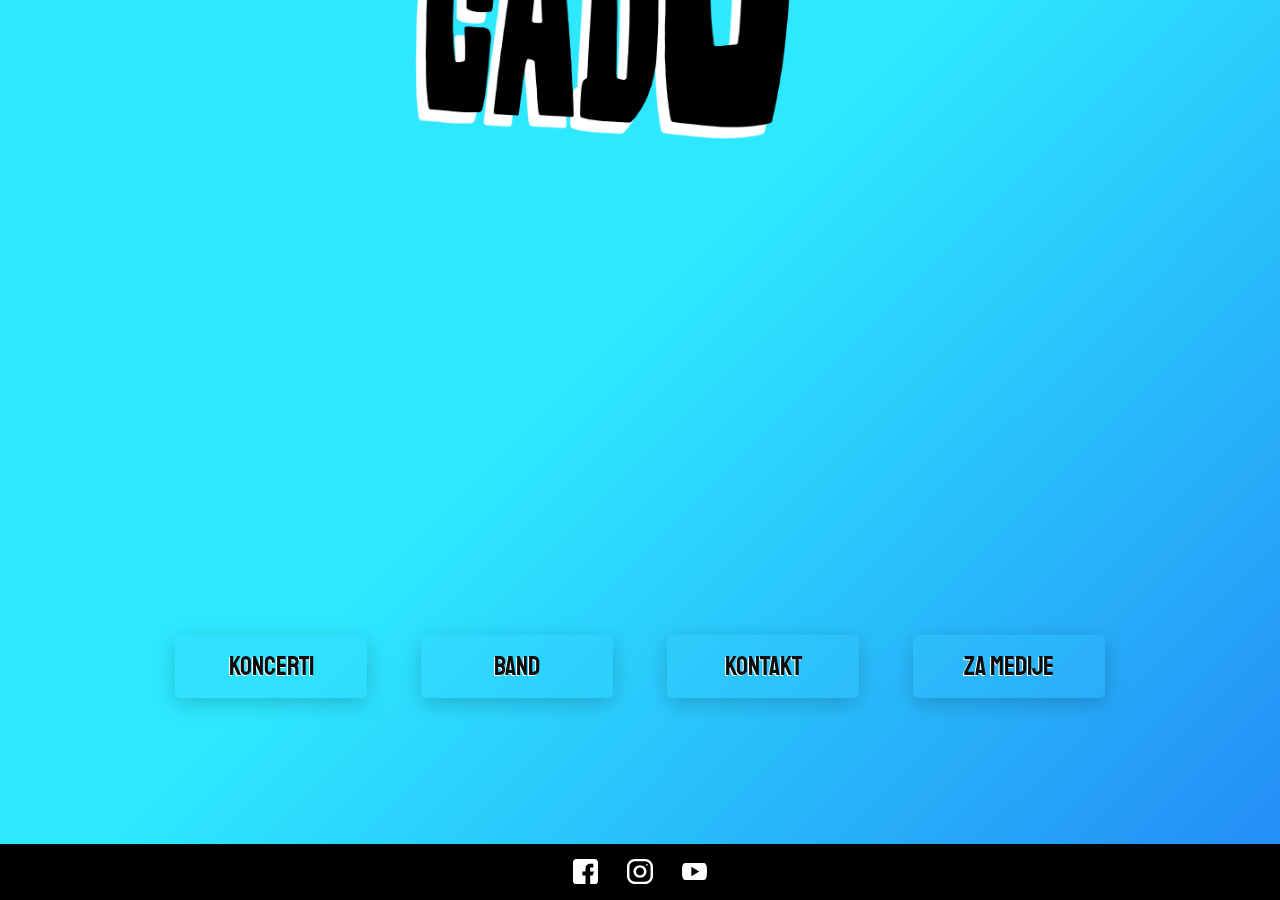
<file: index.html>
<!DOCTYPE html>
<html lang="eng">
<head>
<meta charset="UTF-8">
<meta name="viewport" content="width=device-width, initial-scale=1.0">
<meta http-equiv="X-UA-Compatible" content="ie=edge">
<link rel="stylesheet" href="main.css">
<title>Groovocado</title>
  </head>
  <body>
	<div id="myNav" class="overlay">

  <div class="overlay-content">
    <nav>
      <ul class='meni'>
        <li><a href="events.html" class='meni-gumb'>Koncerti</a></li>
        <li><a href="band.html" class='meni-gumb'>Band</a></li>
        <li><a href="contact.html" class='meni-gumb'>Kontakt</a></li>
        <li><a href="media.html" class='meni-gumb'>Za medije</a></li>
      </ul>
    </nav>
  </div>
</div>

<script>
function openNav() {
  document.getElementById("myNav").style.height = "100%";
}

function closeNav() {
  document.getElementById("myNav").style.height = "0%";
}
</script>
     <main>

	 <div>
		<span style="font-size:30px;cursor:pointer" onclick="openNav()"> <img class='img-main-logo1' style="width:50vh;heighft:auto;" src="images/groovocado-logotip-belaSenca-transp.png"></span>
	</div>


    </main>

    <script>

    (function() {
        var menu = document.querySelector('ul'),
            menulink = document.querySelector('img');

        menulink.addEventListener('mouseover', function(e) {
            menu.classList.toggle('active');
              e.preventDefault();

        });
    })();
    </script>
  </body>
  <footer>

      <ul class='noga-item-box'>
        <li><a href="https://www.facebook.com/groovocado/"><img style="display: inline; margin: 0;" class="noga-slike" src="images/facebook.svg"></a></li>
        <li><a href="https://www.instagram.com/groovocado/"><img style="display: inline; margin: 0;" class="noga-slike" src="images/instagram.svg"></a></li>
        <li><a href="https://www.youtube.com/channel/UC5nTzsBsCWtVDfwRfUtardw"><img style="display: inline; margin: 0;" class="noga-slike" src="images/youtube.svg"></a></li>
      </ul>
    </div>

  </footer>
</html>
</file>
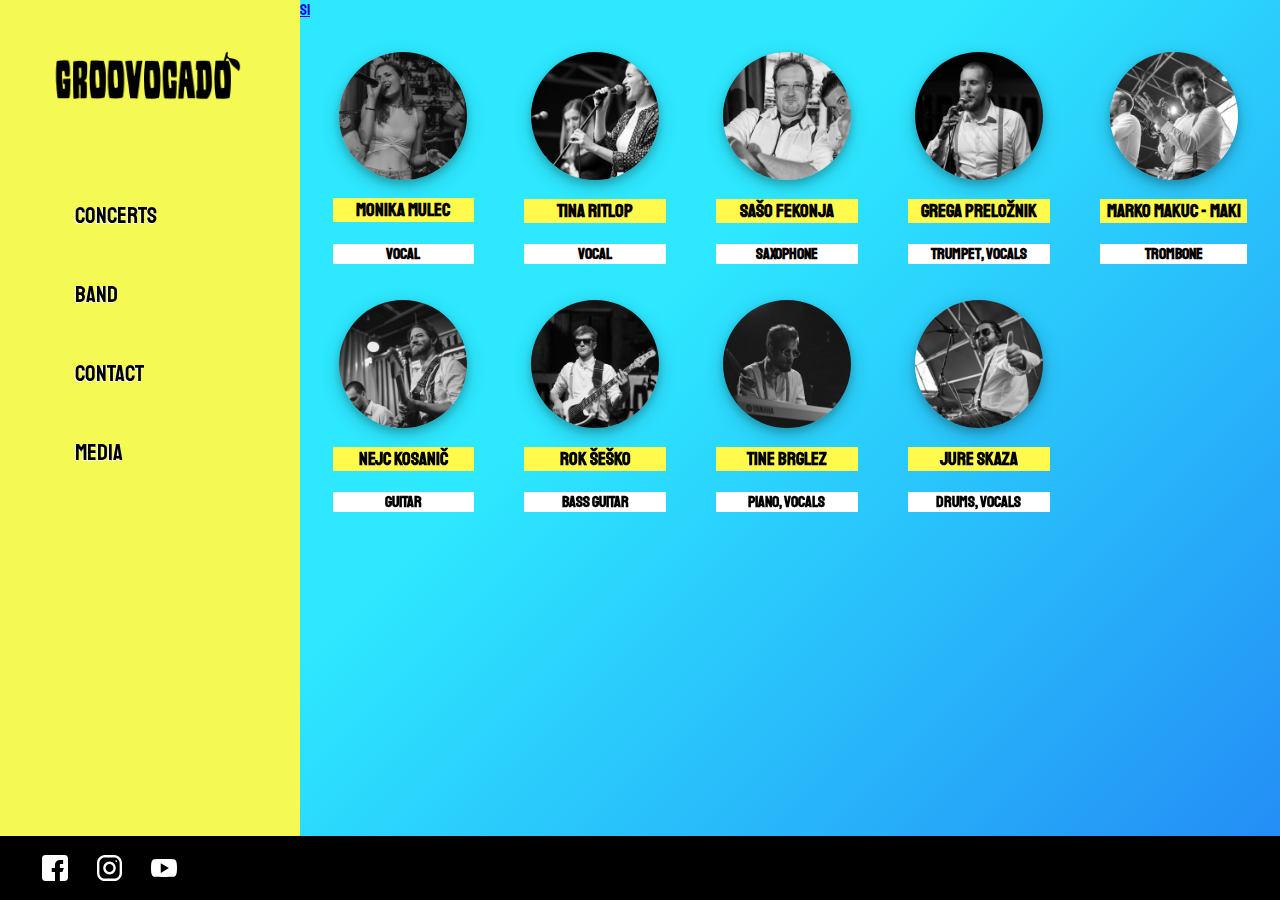
<file: band-eng.html>
<!DOCTYPE html>
<html lang="eng">
  <head>
    <meta charset="UTF-8">
    <meta name="viewport" content="width=device-width, initial-scale=1.0">
    <meta http-equiv="X-UA-Compatible" content="ie=edge">
    <link rel="stylesheet" href="bandlookmain.css">
    <title>Groovocado</title>
  </head>
  <body>

    <aside>
      <figure>
        <div id="avatar"></div>
        <figcaption>Groovocado</figcaption>
      </figure>
      <img src="images/Groovocado-Logo-Avokado-Crnl.png" class='img-menu'>
	  <img src="images/Groovocado-Logotip-Horizontalen-Bel.png" class='img-menu-web'>
      <nav>
        <ul class='meni'>
          <li><a href="events-eng.html" class='meni-gumb'>Concerts</a></li>
          <li><a href="band-eng.html" class='meni-gumb'>Band</a></li>
          <li><a href="contact-eng.html" class='meni-gumb'>Contact</a></li>
          <li><a href="media-eng.html" class='meni-gumb'>Media</a></li>
        </ul>
      </nav>
    </aside>
    <main>
      <div>
        <a href="band.html" class='lang'>SI</a>
      </div>
      <div>
        <img class='img-main-logo'  src="images/Groovocado-Logotip-Vertikalen-Crn.png">
      </div>
      <div class='band-description'>

      <div class="fotka-clana">
            <img src="images/photo-monika.jpg"  class='photo'>
            <h3>Monika Mulec</h3>
            <h4>Vocal</h4>
      		<div class="container">
      <h2>Monika Mulec</h2>
      <h5>Vocal</h5>
      <p>Through a rebelious teenage rock phase, she has come to agree, that the best music, is party music. Now, she even likes ABBA!</p>
      </div>
      	</div>

      <div class="fotka-clana">
              <img src="images/photo-tina.jpg"  class='photo'>
              <h3>Tina Ritlop</h3>
              <h4>Vocal</h4>
        		<div class="container">
              <h2>Tina Ritlop</h2>
        	  <h5>Vocal</h5>
        	  <p>When the band is gathered 'round, all it needs is a suburban soprane! By listening to wolves and owls she learned how to...moan? </p>
        </div>
    	</div>

      <div class="fotka-clana">
            <img src="images/photo-saso.jpg"  class='photo'>
            <h3>Sašo Fekonja</h3>
            <h4>Saxophone</h4>
      		<div class="container">
            <h2>Sašo Fekonja</h2>
      	  <h5>Saxophone</h5>
      	  <p>Trying to find gold with a metal detector, he has stumbled upon something much, much greater! </p>
         </div>
      	</div>

      <div class="fotka-clana">
            <img src="images/photo-gregor.jpg"  class='photo'>
              <h3>Grega Preložnik</h3>
              <h4>Trumpet, vocals</h4>
      		<div class="container">
            <h2>Grega Preložnik</h2>
      	  <h5>Trumpet, vocals</h5>
      	  <p></p>
      </div>
      	</div>

      <div class="fotka-clana">
            <img src="images/photo-maki.jpg"  class='photo'>
            <h3>Marko Makuc - Maki</h3>
              <h4>Trombone</h4>
      		<div class="container">
            <h2>Marko Makuc - Maki</h2>
      	  <h5>Trombone</h5>
      	  <p>When born, he was not much more than a little fluffy hairball. But when he discovered the magic of playing trumpet, the magic got lost, fell into a mid-life crises, and bought a Porsche.</p>
           </div>
      	</div>

	<div class="fotka-clana">
      <img src="images/photo-nejc.jpg"  class='photo'>
      <h3>Nejc Kosanič</h3>
      <h4>Guitar</h4>
		<div class="container">
<h2>Nejc Kosanič</h2>
<h5>Guitar</h5>
		 <p>62. Jesus incarnation. After something went wrong with the 60th and 61st, Nejc has become the representative of a modern kind of a Jesus. A funky guitar playing Jesus.</p>
       </div>
	</div>
	<div class="fotka-clana">
      <img src="images/photo-rok.jpg"  class='photo'>
      <h3>Rok Šeško</h3>
      <h4>Bass guitar</h4>
		<div class="container">
<h2>Rok Šeško</h2>
<h5>Bass guitar</h5>
<p>Rok has been born with one purpose and one purpose only: to save the world! But he soon gave up on that idea and picked up a bass guitar. The world remains as it is, but if you listen very closely on a quiet summer night, you can hear the groove comming from everywhere around you.</p>
</div>
	</div>

<div class="fotka-clana">
      <img src="images/photo-tine.jpg"  class='photo'>
      <h3>Tine Brglez</h3>
      <h4>Piano, vocals</h4>
		<div class="container">
            <h2>Tine Berglez</h2>
			<h5>Piano, vocals</h5>
			<p>He is not keen on promoting himself as a Yamaha user. Neither is Yamaha.
</p>

</div>
	</div>

<div class="fotka-clana">
      <img src="images/photo-jure.jpg"  class='photo'>
      <h3>Jure Skaza</h3>
      <h4>Drums, vocals</h4>
		<div class="container">
      <h2>Jure Skaza</h2>
	  <h5>Drums, vocals</h5>
	  <p>Practicaly made of laughter! In his genome he carries a special kind of gene, a PHOTO-gen. Many manequins and womanequins envy him. </p>
      </div>
</div>
	</div>

    </main>

    <script>

    (function() {
        var menu = document.querySelector('ul'),
            menulink = document.querySelector('img');

        menulink.addEventListener('click', function(e) {
            menu.classList.toggle('active');
            e.preventDefault();

        });
    })();
    </script>
  </body>
  <footer>
    <div id="noga">
      <ul class='noga-item-box'>
        <li><a href="https://www.facebook.com/groovocado/"><img style="display: inline; margin: 0;" class="noga-slike" src="images/facebook.svg"></a></li>
        <li><a href="https://www.instagram.com/groovocado/"><img style="display: inline; margin: 0;" class="noga-slike" src="images/instagram.svg"></a></li>
        <li><a href="https://www.youtube.com/channel/UC5nTzsBsCWtVDfwRfUtardw"><img style="display: inline; margin: 0;" class="noga-slike" src="images/youtube.svg"></a></li>
      </ul>
    </div>
  </footer>
</html>
</file>
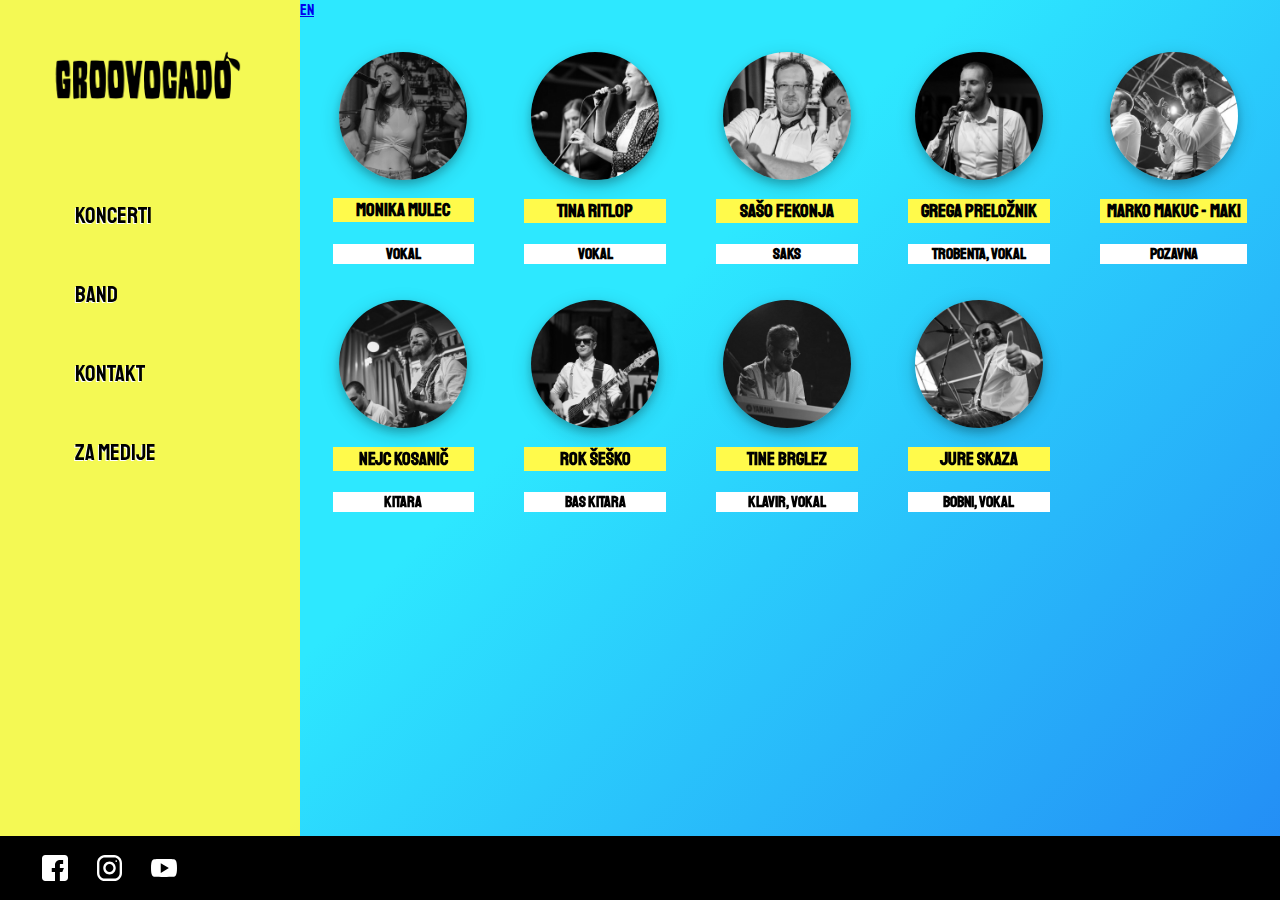
<file: band.html>
<!DOCTYPE html>
<html lang="eng">
  <head>
    <meta charset="UTF-8">
    <meta name="viewport" content="width=device-width, initial-scale=1.0">
    <meta http-equiv="X-UA-Compatible" content="ie=edge">
    <link rel="stylesheet" href="bandlookmain.css">
    <title>Groovocado</title>
  </head>
  <body>

    <aside>
      <figure>
        <div id="avatar"></div>
        <figcaption>Groovocado</figcaption>
      </figure>
      <img src="images/Groovocado-Logo-Avokado-Crnl.png" class='img-menu'>
	  <img src="images/Groovocado-Logotip-Horizontalen-Bel.png" class='img-menu-web'>
      <nav>
        <ul class='meni'>
          <li><a href="events.html" class='meni-gumb'>Koncerti</a></li>
          <li><a href="band.html" class='meni-gumb'>Band</a></li>
          <li><a href="contact.html" class='meni-gumb'>Kontakt</a></li>
          <li><a href="media.html" class='meni-gumb'>Za medije</a></li>
        </ul>
      </nav>
    </aside>
    <main>
      <div>
        <a href="band-eng.html" class='lang'>EN</a>
      </div>
      <div>
        <img class='img-main-logo'  src="images/Groovocado-Logotip-Vertikalen-Crn.png">
      </div>
      <div class='band-description'>

      <div class="fotka-clana">
            <img src="images/photo-monika.jpg"  class='photo'>
            <h3>Monika Mulec</h3>
            <h4>Vokal</h4>
      		<div class="container">
      <h2>Monika Mulec</h2>
      <h5>Vokal</h5>
      <p>Skozi uporniško fazo najstniškega rockovstva je prišla do zaključka, da je edina prava muzika, party muzika. Zdaj obožuje tudi ABBO.</p>
      </div>
      	</div>

      <div class="fotka-clana">
              <img src="images/photo-tina.jpg"  class='photo'>
              <h3>Tina Ritlop</h3>
              <h4>Vokal</h4>
        		<div class="container">
              <h2>Tina Ritlop</h2>
        	  <h5>Vokal</h5>
        	  <p>ko ves band je že zbran, potrebuje le še Hočki sopran. Ob tuljenju volkov in skovikanju sov se je Tina naučila, kako narediti dober šov! </p>
        </div>
    	</div>

      <div class="fotka-clana">
            <img src="images/photo-saso.jpg"  class='photo'>
            <h3>Sašo Fekonja</h3>
            <h4>Saks</h4>
      		<div class="container">
            <h2>Sašo Fekonja</h2>
      	  <h5>Saks.</h5>
      	  <p>Z detektorjem kovin je iskal po Dupleku, da bi našel zlato. Zlata žal ni našel, je pa našel nekaj zelo blizu! </p>
         </div>
      	</div>

      <div class="fotka-clana">
            <img src="images/photo-gregor.jpg"  class='photo'>
              <h3>Grega Preložnik</h3>
              <h4>Trobenta, vokal</h4>
      		<div class="container">
            <h2>Grega Preložnik</h2>
      	  <h5>Truba, vokal</h5>
      	  <p>malo trobi, malo poje. Včasih jazz, včasih prav.</p>
      </div>
      	</div>

      <div class="fotka-clana">
            <img src="images/photo-maki.jpg"  class='photo'>
            <h3>Marko Makuc - Maki</h3>
              <h4>Pozavna</h4>
      		<div class="container">
            <h2>Marko Makuc - Maki</h2>
      	  <h5>Pozavna</h5>
      	  <p>Na začetku je bil le kepica brade in frizure. Ko je odkril čare pozavne, so čari pozavne padli v krizo identitete in kupili poršeja.</p>
           </div>
      	</div>

	<div class="fotka-clana">
      <img src="images/photo-nejc.jpg"  class='photo'>
      <h3>Nejc Kosanič</h3>
      <h4>Kitara</h4>
		<div class="container">
<h2>Nejc Kosanič</h2>
<h5>Kitara</h5>
		 <p>62. reinkarnacija Jezusa. Potem ko je z 60. in 61. reinkarnacijo šlo močno narobe, je Nejc predstavnik nove, moderne dobe Jezusovih reinkarnacij.</p>
       </div>
	</div>
	<div class="fotka-clana">
      <img src="images/photo-rok.jpg"  class='photo'>
      <h3>Rok Šeško</h3>
      <h4>Bas kitara</h4>
		<div class="container">
<h2>Rok Šeško</h2>
<h5>Bas kitara</h5>
<p>Podobno kot Superman je prišel na svet da bi ga rešil ali vsaj naredil boljšega. Kmalu je obupal in začel igrat bas kitaro. Svet je ostal tak kot je. </p>
</div>
	</div>

<div class="fotka-clana">
      <img src="images/photo-tine.jpg"  class='photo'>
      <h3>Tine Brglez</h3>
      <h4>Klavir, vokal</h4>
		<div class="container">
            <h2>Tine Berglez</h2>
			<h5>Kak sn doer, ne. Klavir.</h5>
			<p>Ne hvali se s tem, da koristi glasbila Yamaha. S tem se ne hvali niti Yamaha.
</p>

</div>
	</div>

<div class="fotka-clana">
      <img src="images/photo-jure.jpg"  class='photo'>
      <h3>Jure Skaza</h3>
      <h4>Bobni, vokal</h4>
		<div class="container">
      <h2>Jure Skaza</h2>
	  <h5>Dobni, vokal</h5>
	  <p>Nastal je iz smeha. V svojem genu ima poseben gen, »fotoGEN«, kar lahko opazite na neštetih slikah. Zavidajo mu tako manekenke kot tudi womanekenke.</p>
      </div>
</div>
	</div>

    </main>

    <script>

    (function() {
        var menu = document.querySelector('ul'),
            menulink = document.querySelector('img');

        menulink.addEventListener('click', function(e) {
            menu.classList.toggle('active');
            e.preventDefault();

        });
    })();
    </script>
  </body>
  <footer>
    <div id="noga">
      <ul class='noga-item-box'>
        <li><a href="https://www.facebook.com/groovocado/"><img style="display: inline; margin: 0;" class="noga-slike" src="images/facebook.svg"></a></li>
        <li><a href="https://www.instagram.com/groovocado/"><img style="display: inline; margin: 0;" class="noga-slike" src="images/instagram.svg"></a></li>
        <li><a href="https://www.youtube.com/channel/UC5nTzsBsCWtVDfwRfUtardw"><img style="display: inline; margin: 0;" class="noga-slike" src="images/youtube.svg"></a></li>
      </ul>
    </div>
  </footer>
</html>
</file>
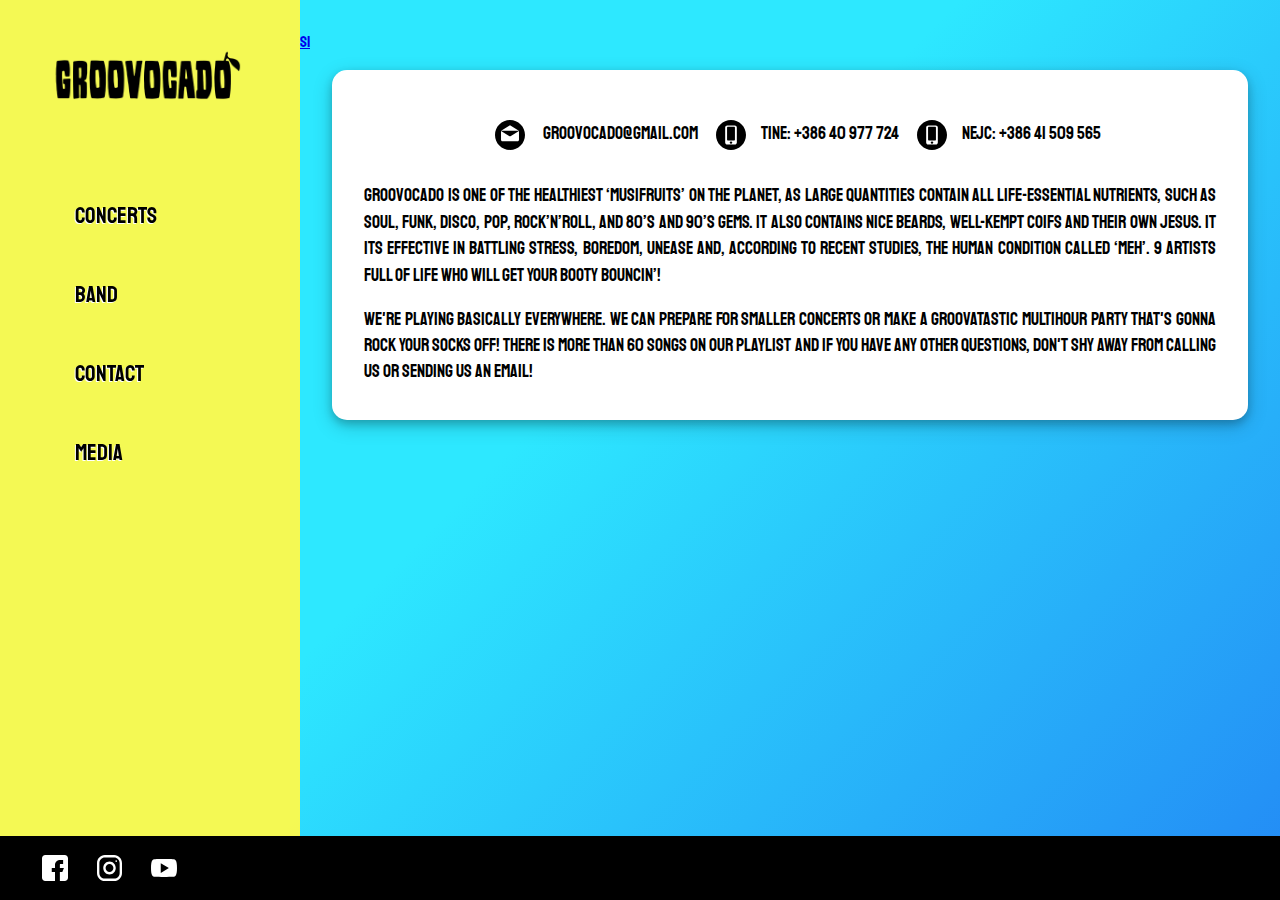
<file: contact-eng.html>
<!DOCTYPE html>
<html lang="eng">
  <head>
    <meta charset="UTF-8">
    <meta name="viewport" content="width=device-width, initial-scale=1.0">
    <meta http-equiv="X-UA-Compatible" content="ie=edge">
    <link rel="stylesheet" href="contactlook.css">
    <title>Groovocado/Kontakt</title>
  </head>
  <body>

    <aside>
      <figure>
        <div id="avatar"></div>
        <figcaption>Groovocado</figcaption>
      </figure>
      <img src="images/Groovocado-Logo-Avokado-Crnl.png" class='img-menu'>
	  <img src="images/Groovocado-Logotip-Horizontalen-Bel.png" class='img-menu-web'>

      <nav>
        <ul class='meni'>
          <li><a href="events-eng.html" class='meni-gumb'>Concerts</a></li>
          <li><a href="band-eng.html" class='meni-gumb'>Band</a></li>
          <li><a href="contact-eng.html" class='meni-gumb'>Contact</a></li>
          <li><a href="media-eng.html" class='meni-gumb'>Media</a></li>
        </ul>
      </nav>
    </aside>
    <main>
      <div>
        <a href="contact.html" class='lang'>SI</a>
      </div>
      <div>
        <img class='img-main-logo' style="width:50vh;heighft:auto;" src="images/Groovocado-Logotip-Vertikalen-Crn.png">
      </div>

      <div class='kontakt'>
        <p class='opis' style='text-align: center'> <img src="images/email.svg" style="width:30px;height:auto;margin:15px;vertical-align: middle; "> groovocado@gmail.com
        <img src="images/smartphone.svg" style="width:30px;height:auto;margin:15px;vertical-align: middle; ">Tine: +386 40 977 724
        <img src="images/smartphone.svg" style="width:30px;height:auto;margin:15px;vertical-align: middle; ">Nejc: +386 41 509 565</p>
        <p style='text-align: justify'>Groovocado is one of the healthiest ‘musifruits’ on the planet, as large quantities contain all life-essential nutrients, such as soul, funk, disco, pop, rock’n’roll, and 80’s and 90’s gems. It also contains nice beards, well-kempt coifs and their own Jesus. It its effective in battling stress, boredom, unease and, according to recent studies, the human condition called ‘meh’. 9 artists full of life who will get your booty bouncin’! </p>
        <p class='opis-konec' style='text-align: justify'>We're playing basically everywhere. We can prepare for smaller concerts or make a groovatastic multihour party that's gonna rock your socks off! There is more than 60 songs on our playlist and if you have any other questions, don't shy away from calling us or sending us an email! </p>
      </div>
    </main>

    <script>

    (function() {
        var menu = document.querySelector('ul'),
            menulink = document.querySelector('img');

        menulink.addEventListener('click', function(e) {
            menu.classList.toggle('active');
            e.preventDefault();

        });
    })();
    </script>
  </body>
  <footer>
    <div id="noga">
      <ul class='noga-item-box'>
        <li><a href="https://www.facebook.com/groovocado/"><img style="display: inline; margin: 0;" class="noga-slike" src="images/facebook.svg"></a></li>
        <li><a href="https://www.instagram.com/groovocado/"><img style="display: inline; margin: 0;" class="noga-slike" src="images/instagram.svg"></a></li>
        <li><a href="https://www.youtube.com/channel/UC5nTzsBsCWtVDfwRfUtardw"><img style="display: inline; margin: 0;" class="noga-slike" src="images/youtube.svg"></a></li>
      </ul>
    </div>
  </footer>
</html>
</file>
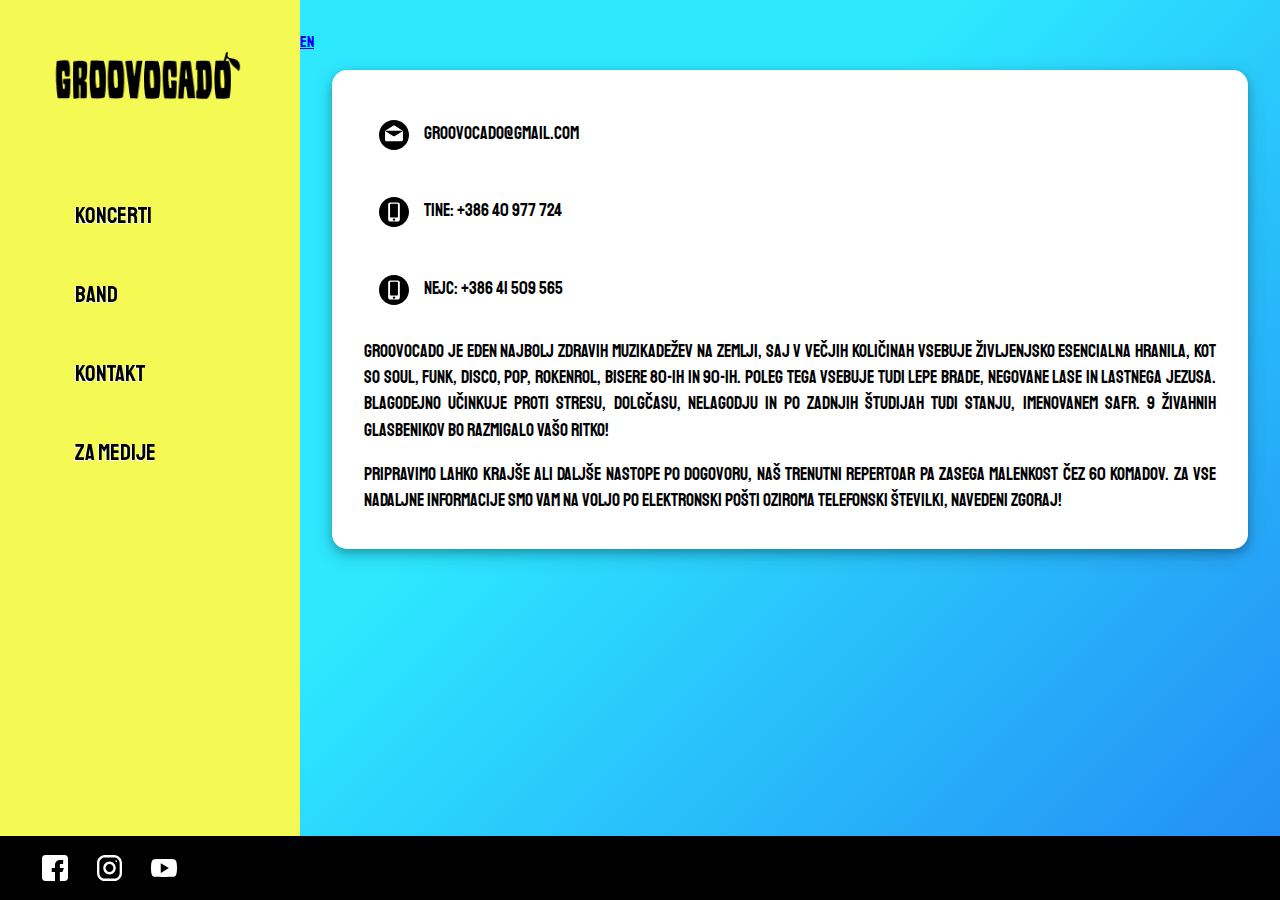
<file: contact.html>
<!DOCTYPE html>
<html lang="eng">
  <head>
    <meta charset="UTF-8">
    <meta name="viewport" content="width=device-width, initial-scale=1.0">
    <meta http-equiv="X-UA-Compatible" content="ie=edge">
    <link rel="stylesheet" href="contactlook.css">
    <title>Groovocado/Kontakt</title>
  </head>
  <body>

    <aside>
      <figure>
        <div id="avatar"></div>
        <figcaption>Groovocado</figcaption>
      </figure>
      <img src="images/Groovocado-Logo-Avokado-Crnl.png" class='img-menu'>
	  <img src="images/Groovocado-Logotip-Horizontalen-Bel.png" class='img-menu-web'>

      <nav>
        <ul class='meni'>
          <li><a href="events.html" class='meni-gumb'>Koncerti</a></li>
          <li><a href="band.html" class='meni-gumb'>Band</a></li>
          <li><a href="contact.html" class='meni-gumb'>Kontakt</a></li>
          <li><a href="media.html" class='meni-gumb'>Za medije</a></li>
        </ul>
      </nav>
    </aside>
    <main>
      <div>
        <a href="contact-eng.html" class='lang'>EN</a>
      </div>
      <div>
        <img class='img-main-logo' style="width:50vh;heighft:auto;" src="images/Groovocado-Logotip-Vertikalen-Crn.png">
      </div>

      <div class='kontakt'>
        <p class='opis' style='text-align: left'> <img src="images/email.svg" style="width:30px;height:auto;margin:15px;vertical-align: middle;text-align: center ">groovocado@gmail.com</p>
        <p style='text-align: left'><img src="images/smartphone.svg" style="width:30px;height:auto;margin:15px;vertical-align: middle;   ">Tine: +386 40 977 724</p>
        <p style='text-align: left'><img src="images/smartphone.svg" style="width:30px;height:auto;margin:15px;vertical-align: middle;">Nejc: +386 41 509 565</p>
        <p style='text-align: justify'>Groovocado je eden najbolj zdravih muzikadežev na Zemlji, saj v večjih količinah vsebuje življenjsko esencialna hranila, kot so soul, funk, disco, pop, rokenrol, bisere 80-ih in 90-ih. Poleg tega vsebuje tudi lepe brade, negovane lase in lastnega Jezusa. Blagodejno učinkuje proti stresu, dolgčasu, nelagodju in po zadnjih študijah tudi stanju, imenovanem safr. 9 živahnih glasbenikov bo razmigalo vašo ritko!</p>
        <p class='opis-konec' style='text-align: justify'>Pripravimo lahko krajše ali daljše nastope po dogovoru, naš trenutni repertoar pa zasega malenkost čez 60 komadov. Za vse nadaljne informacije smo vam na voljo po elektronski pošti oziroma telefonski številki, navedeni zgoraj!</p>
      </div>
    </main>

    <script>

    (function() {
        var menu = document.querySelector('ul'),
            menulink = document.querySelector('img');

        menulink.addEventListener('click', function(e) {
            menu.classList.toggle('active');
            e.preventDefault();

        });
    })();
    </script>
  </body>
  <footer>
    <div id="noga">
      <ul class='noga-item-box'>
        <li><a href="https://www.facebook.com/groovocado/"><img style="display: inline; margin: 0;" class="noga-slike" src="images/facebook.svg"></a></li>
        <li><a href="https://www.instagram.com/groovocado/"><img style="display: inline; margin: 0;" class="noga-slike" src="images/instagram.svg"></a></li>
        <li><a href="https://www.youtube.com/channel/UC5nTzsBsCWtVDfwRfUtardw"><img style="display: inline; margin: 0;" class="noga-slike" src="images/youtube.svg"></a></li>
      </ul>
    </div>
  </footer>
</html>
</file>
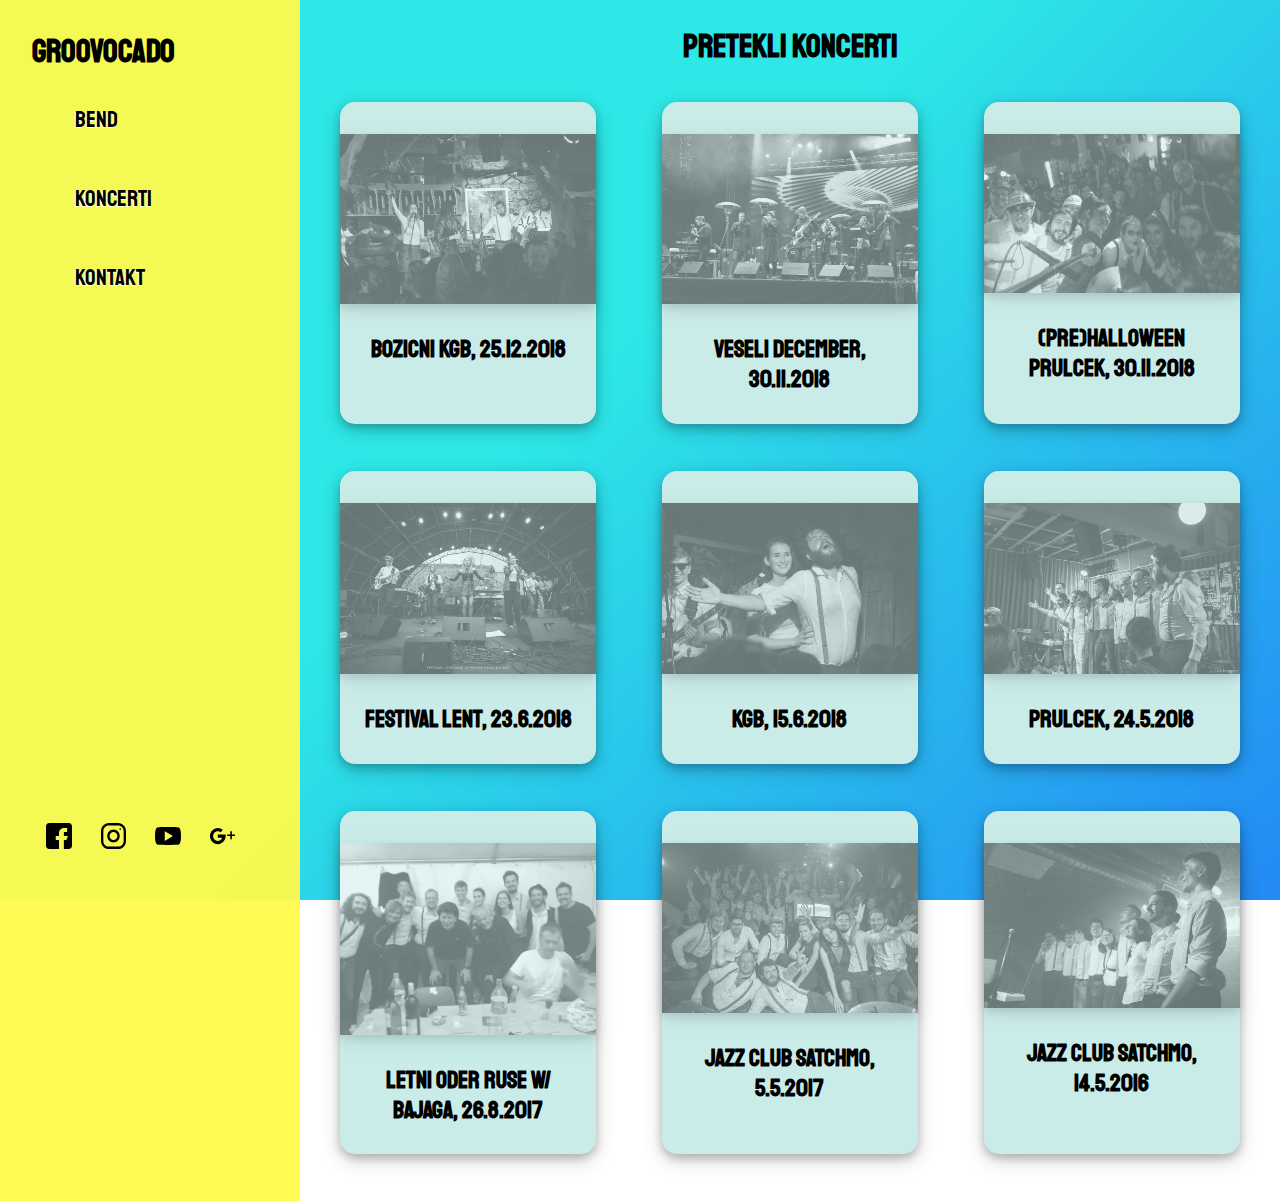
<file: cv.html>
<!DOCTYPE html>
<html lang="eng">
  <head>
    <meta charset="UTF-8">
    <meta name="viewport" content="width=device-width, initial-scale=1.0">
    <meta http-equiv="X-UA-Compatible" content="ie=edge">
    <link rel="stylesheet" href="cvlook.css">
    <title>Groovocado/Odigrano</title>
  </head>
  <body>
    <aside>
      <figure>
        <div id="avatar"></div>
        <figcaption>Groovocado</figcaption>
      </figure>
      <img src="images/menu.svg" class='img-menu'>
      <nav>
        <ul class='meni'>
          <li><a href="band.html" class='meni-gumb'>Bend</a></li>
          <li><a href="events.html" class='meni-gumb'>Koncerti</a></li>
          <li><a href="contact.html" class='meni-gumb'>Kontakt</a></li>
        </ul>
      </nav>
    </aside>
    <main>
      <div>
        <img class='img-main-logo' style="width:50vh;heighft:auto;" src="images/Groovocado-Logotip-Vertikalen-Crn.png">
      </div>
      <h1>Pretekli koncerti</h1>
	  <div class='photo-grid'>
<div class="event-photo">
		<a href="https://www.facebook.com/groovocado/photos/a.266575633690573/756756181339180/">
      	<img src="images/groovocado_kgb18_2.jpg" style="width:20vw;height:auto;" class='photo'>
		</a>
		<div class="container">
			<h2>BOZICNI KGB, 25.12.2018</h2>
        	</div>
	 </div>


<div class="event-photo">
		<a href="https://www.facebook.com/groovocado/photos/a.266575633690573/756756181339180/">
      	<img src="images/groovocado_veselidecember18.jpg" style="width:20vw;height:auto;" class='photo'>
		</a>
		<div class="container">
			<h2>VESELI DECEMBER, 30.11.2018</h2>
        	</div>
	 </div>

<div class="event-photo">
		<a href="https://www.facebook.com/groovocado/photos/gm.707853986256132/738594339822031/">
      	<img src="images/groovocado_prulcek18_2.jpg" style="width:20vw;height:auto;" class='photo'>
		</a>
		<div class="container">
			<h2>(PRE)HALLOWEEN PRULCEK, 30.11.2018</h2>
        	</div>
	 </div>

<div class="event-photo">
		<a href="https://www.facebook.com/media/set/?set=a.642128822801917&type=1&l=87a2f3b89b/">
      	<img src="images/groovocado_festivallent18.jpg" style="width:20vw;height:auto;" class='photo'>
		</a>
		<div class="container">
			<h2>FESTIVAL LENT, 23.6.2018</h2>
        	</div>
	 </div>

<div class="event-photo">
		<a href="https://www.facebook.com/media/set/?set=a.633470413667758&type=1&l=a0de2403dd/">
      	<img src="images/groovocado_kgb18_1.jpg" style="width:20vw;height:auto;" class='photo'>
		</a>
		<div class="container">
			<h2>KGB, 15.6.2018</h2>
        	</div>
	 </div>

<div class="event-photo">
		<a href="https://www.facebook.com/media/set/?set=a.620580854956714&type=1&l=a40f9697ae/">
      	<img src="images/groovocado_prulcek18_1.jpg" style="width:20vw;height:auto;" class='photo'>
		</a>
		<div class="container">
			<h2>PRULCEK, 24.5.2018</h2>
        	</div>
	 </div>


<div class="event-photo">
		<a href="https://www.facebook.com/groovocado/photos/a.497771070571027/497771053904362/">
      	<img src="images/groovocado_letnioderruse17.jpg" style="width:20vw;height:auto;" class='photo'>
		</a>
		<div class="container">
			<h2>LETNI ODER RUSE w/ Bajaga, 26.8.2017</h2>
        	</div>
	 </div>

<div class="event-photo">
		<a href="https://www.facebook.com/media/set/?set=a.446731425674992&type=1&l=658a901467/">
      	<img src="images/groovocado_satchmo17.jpg" style="width:20vw;height:auto;" class='photo'>
		</a>
		<div class="container">
			<h2>JAZZ CLUB SATCHMO, 5.5.2017</h2>
        	</div>
	 </div>

	 <div class="event-photo">
		<a href="https://www.facebook.com/media/set/?set=a.269305380084265&type=1&l=e2c0bf4bdc/">
      	<img src="images/groovocado_satchmo16.jpg" style="width:20vw;height:auto;" class='photo'>
		</a>
		<div class="container">
			<h2>JAZZ CLUB SATCHMO, 14.5.2016</h2>
        	</div>
	 </div>
</div>
    </main>

    <script>

    (function() {
        var menu = document.querySelector('ul'),
            menulink = document.querySelector('img');

        menulink.addEventListener('click', function(e) {
            menu.classList.toggle('active');
            e.preventDefault();

        });
    })();
    </script>
  </body>
  <footer>
    <div id="noga">
      <ul class='noga-item-box'>
        <li><a href="https://www.facebook.com/groovocado/"><img style="display: inline; margin: 0;" class="noga-slike" src="images/facebook.svg"></a></li>
        <li><a href="https://www.instagram.com/groovocado/"><img style="display: inline; margin: 0;" class="noga-slike" src="images/instagram.svg"></a></li>
        <li><a href="https://www.youtube.com/channel/UC5nTzsBsCWtVDfwRfUtardw"><img style="display: inline; margin: 0;" class="noga-slike" src="images/youtube.svg"></a></li>
        <li><a href="#"><img style="display: inline; margin: 0;" class="noga-slike" src="images/google-plus.svg"></a></li>
      </ul>
    </div>
  </footer>
</html>
</file>
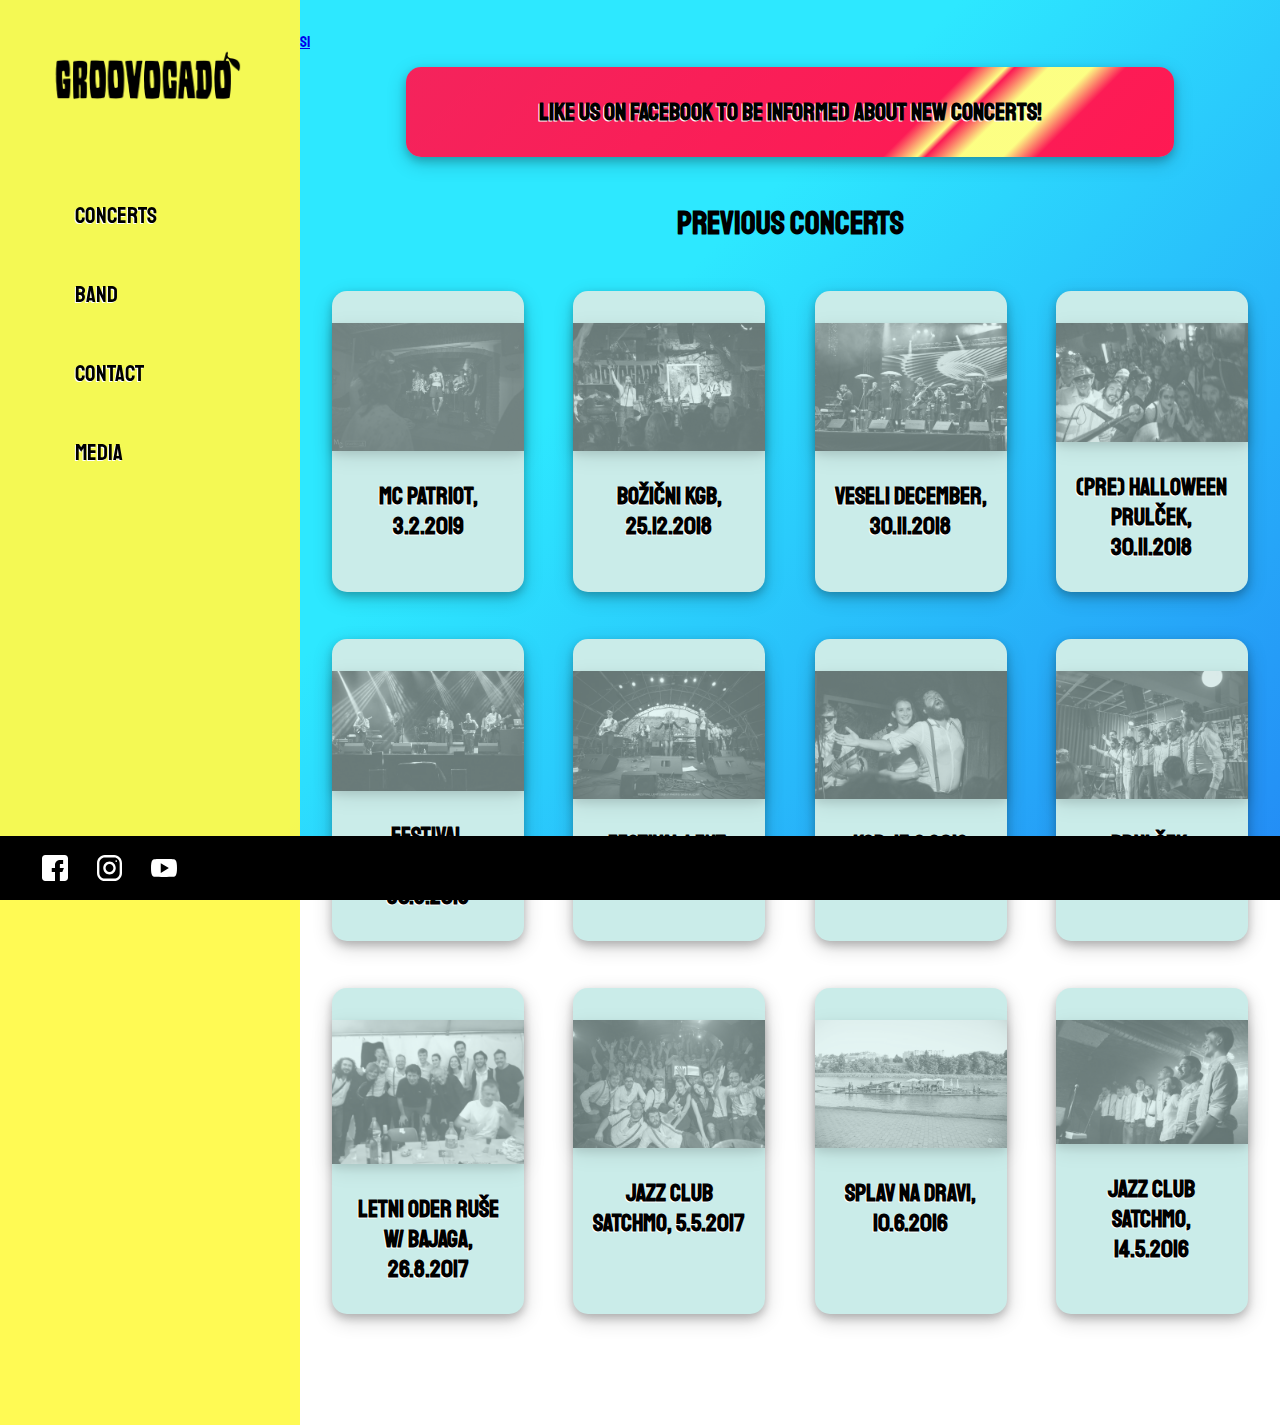
<file: events-eng.html>
<!DOCTYPE html>
<html lang="eng">
  <head>
    <meta charset="UTF-8">
    <meta name="viewport" content="width=device-width, initial-scale=1.0">
    <meta http-equiv="X-UA-Compatible" content="ie=edge">
    <link rel="stylesheet" href="eventslook.css">
    <title>Groovocado</title>
  </head>
  <body>

    <aside>
      <figure>
        <div id="avatar"></div>
        <figcaption>Groovocado</figcaption>
      </figure>
      <img src="images/Groovocado-Logo-Avokado-Crnl.png" class='img-menu'>
	  <img src="images/Groovocado-Logotip-Horizontalen-Bel.png" class='img-menu-web'>

      <nav>
        <ul class='meni'>
          <li><a href="events-eng.html" class='meni-gumb'>Concerts</a></li>
          <li><a href="band-eng.html" class='meni-gumb'>Band</a></li>
          <li><a href="contact-eng.html" class='meni-gumb'>Contact</a></li>
          <li><a href="media-eng.html" class='meni-gumb'>Media</a></li>
        </ul>
      </nav>
    </aside>
    <main>
      <div>
        <a href="events.html" class='lang'>SI</a>
      </div>
      <div>
        <img class='img-main-logo' style="width:50vh;heighft:auto;" src="images/Groovocado-Logotip-Vertikalen-Crn.png">
      </div>


    <div class='photo-grid-dogodek'>
	 <div class="dogodek">
		<div class="opis-dogodka">
			<h2>Like us on facebook to be informed about new concerts!</h2>
          </div>
     	 </div>
	 </div>

   <h1>Previous concerts</h1>

 <div class='photo-grid'>

   <div class="event-photo">
		<a href="https://www.facebook.com/media/set/?set=a.2018549728254893&type=1&l=6403f7add4">
      	<img src="images/groovocado_konjice.jpg" style="width:15vw;height:auto;" class='photo'>
		</a>
		<div class="container">
			<h2>MC PATRIOT, 3.2.2019</h2>
    		        </div>
     	 </div>

<div class="event-photo">
 <a href="https://www.facebook.com/groovocado/photos/a.266575633690573/756756181339180/">
     <img src="images/groovocado_kgb18_2.jpg" style="width:15vw;height:auto;" class='photo'>
 </a>
 <div class="container">
   <h2>BOŽIČNI KGB, 25.12.2018</h2>
       </div>
</div>


<div class="event-photo">
 <a href="https://www.facebook.com/groovocado/photos/a.266575633690573/756756181339180/">
     <img src="images/groovocado_veselidecember18.jpg" style="width:15vw;height:auto;" class='photo'>
 </a>
 <div class="container">
   <h2>VESELI DECEMBER, 30.11.2018</h2>
       </div>
</div>

<div class="event-photo">
 <a href="https://www.facebook.com/groovocado/photos/gm.707853986256132/738594339822031/">
     <img src="images/groovocado_prulcek18_2.jpg" style="width:15vw;height:auto;" class='photo'>
 </a>
 <div class="container">
   <h2>(PRE) HALLOWEEN PRULČEK, 30.11.2018</h2>
       </div>
</div>

<div class="event-photo">
 <a href="http://lendavainfo.com/foto-nastop-glasbene-skupine-groovocado-pred-ribiskim-domom/?fbclid=IwAR0_E5qLuC3YFPdGSCSW1hRPJ5ljQ8d8Hu1EUqHG1oUmRVjhRiob4U5oIGU">
     <img src="images/Groovocado_lendava.JPG" style="width:15vw;height:auto;" class='photo'>
 </a>
 <div class="container">
   <h2>FESTIVAL VINARIUM , 30.8.2018</h2>
       </div>
</div>

<div class="event-photo">
 <a href="https://www.facebook.com/media/set/?set=a.642128822801917&type=1&l=87a2f3b89b/">
     <img src="images/groovocado_festivallent18.jpg" style="width:15vw;height:auto;" class='photo'>
 </a>
 <div class="container">
   <h2>FESTIVAL LENT, 23.6.2018</h2>
       </div>
</div>

<div class="event-photo">
 <a href="https://www.facebook.com/media/set/?set=a.633470413667758&type=1&l=a0de2403dd/">
     <img src="images/groovocado_kgb18_1.jpg" style="width:15vw;height:auto;" class='photo'>
 </a>
 <div class="container">
   <h2>KGB, 15.6.2018</h2>
       </div>
</div>

<div class="event-photo">
 <a href="https://www.facebook.com/media/set/?set=a.620580854956714&type=1&l=a40f9697ae/">
     <img src="images/groovocado_prulcek18_1.jpg" style="width:15vw;height:auto;" class='photo'>
 </a>
 <div class="container">
   <h2>PRULČEK, 24.5.2018</h2>
       </div>
</div>


<div class="event-photo">
 <a href="https://www.facebook.com/groovocado/photos/a.497771070571027/497771053904362/">
     <img src="images/groovocado_letnioderruse17.jpg" style="width:15vw;height:auto;" class='photo'>
 </a>
 <div class="container">
   <h2>LETNI ODER RUŠE w/ Bajaga, 26.8.2017</h2>
       </div>
</div>

<div class="event-photo">
 <a href="https://www.facebook.com/media/set/?set=a.446731425674992&type=1&l=658a901467/">
     <img src="images/groovocado_satchmo17.jpg" style="width:15vw;height:auto;" class='photo'>
 </a>
 <div class="container">
   <h2>JAZZ CLUB SATCHMO, 5.5.2017</h2>
       </div>
</div>

<div class="event-photo">
 <a href="https://www.facebook.com/media/set/?set=a.1735471343334158&type=1&l=476087031b">
     <img src="images/Groovocado_splav.jpg" style="width:15vw;height:auto;" class='photo'>
 </a>
 <div class="container">
   <h2>SPLAV NA DRAVI, 10.6.2016</h2>
    </div>
      </div>

<div class="event-photo">
 <a href="https://www.facebook.com/media/set/?set=a.269305380084265&type=1&l=e2c0bf4bdc/">
     <img src="images/groovocado_satchmo16.jpg" style="width:15vw;height:auto;" class='photo'>
 </a>
 <div class="container">
   <h2>JAZZ CLUB SATCHMO, 14.5.2016</h2>
       </div>
</div>
</div>

    </main>

    <script>

    (function() {
        var menu = document.querySelector('ul'),
            menulink = document.querySelector('img');

        menulink.addEventListener('click', function(e) {
            menu.classList.toggle('active');
            e.preventDefault();

        });
    })();
    </script>
  </body>
  <footer>
    <div id="noga">
      <ul class='noga-item-box'>
        <li><a href="https://www.facebook.com/groovocado/"><img style="display: inline; margin: 0;" class="noga-slike" src="images/facebook.svg"></a></li>
        <li><a href="https://www.instagram.com/groovocado/"><img style="display: inline; margin: 0;" class="noga-slike" src="images/instagram.svg"></a></li>
        <li><a href="https://www.youtube.com/channel/UC5nTzsBsCWtVDfwRfUtardw"><img style="display: inline; margin: 0;" class="noga-slike" src="images/youtube.svg"></a></li>
      </ul>
    </div>
  </footer>
</html>
</file>
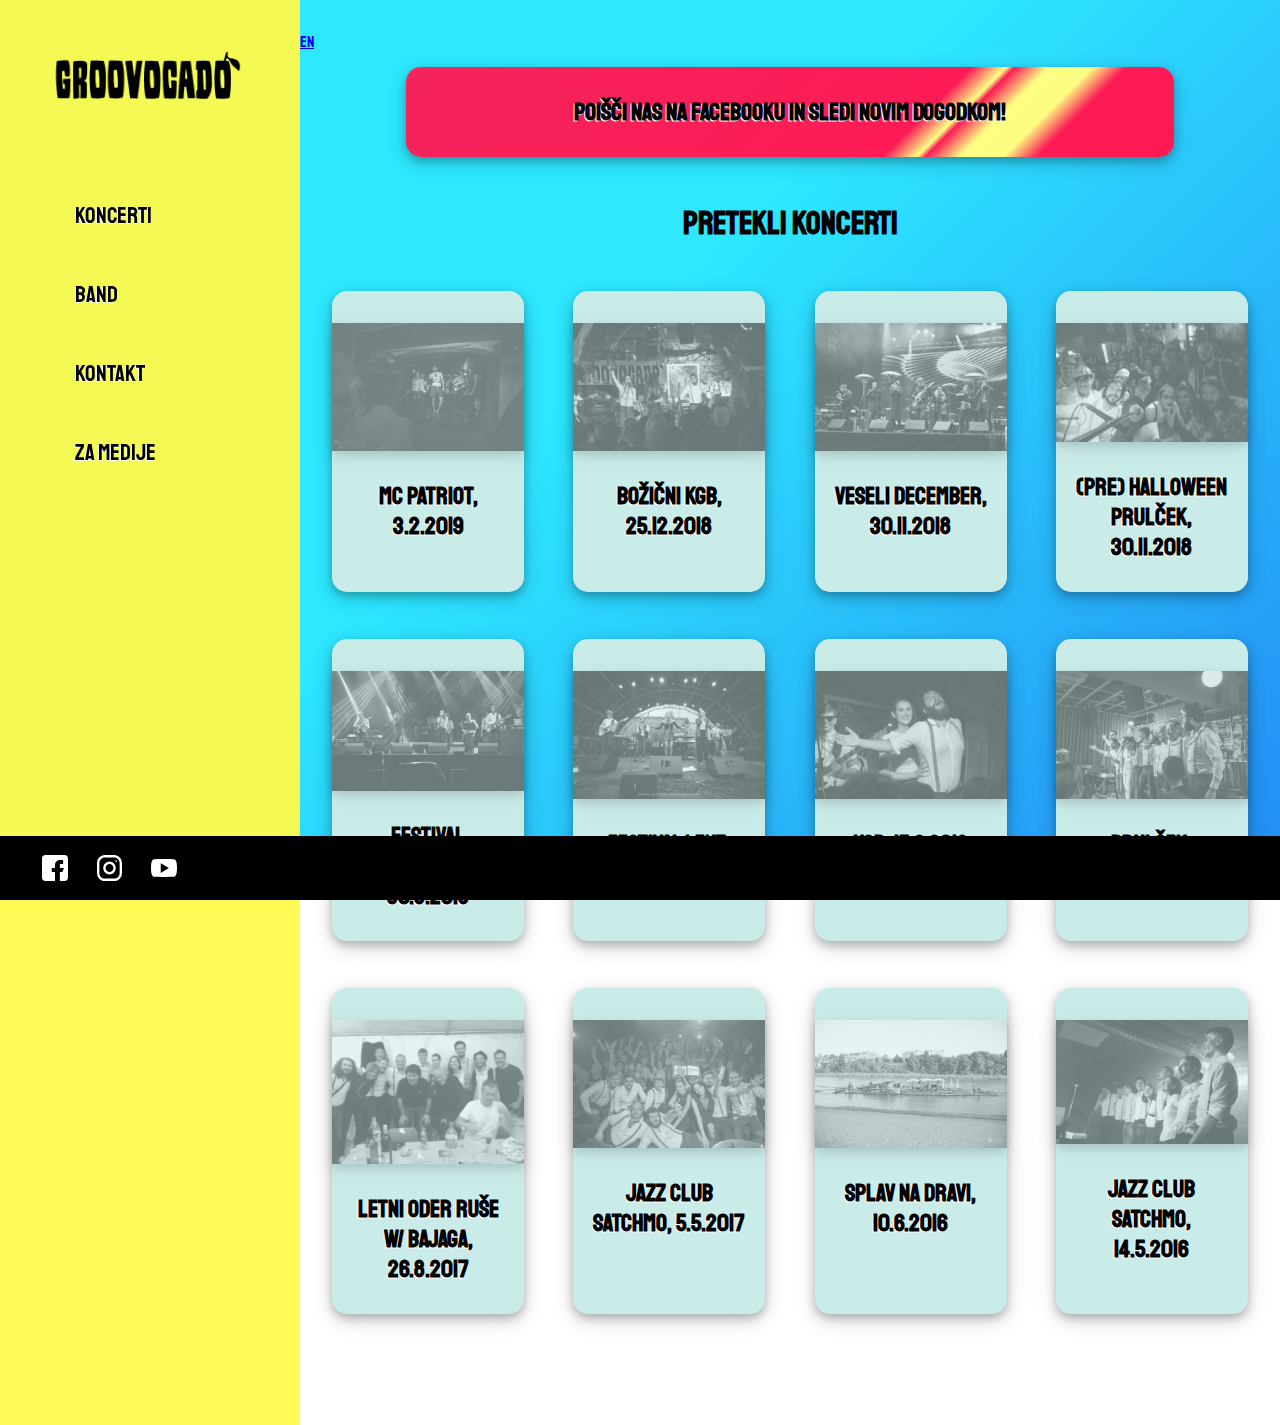
<file: events.html>
<!DOCTYPE html>
<html lang="eng">
  <head>
    <meta charset="UTF-8">
    <meta name="viewport" content="width=device-width, initial-scale=1.0">
    <meta http-equiv="X-UA-Compatible" content="ie=edge">
    <link rel="stylesheet" href="eventslook.css">
    <title>Groovocado</title>
  </head>
  <body>

    <aside>
      <figure>
        <div id="avatar"></div>
        <figcaption>Groovocado</figcaption>
      </figure>
      <img src="images/Groovocado-Logo-Avokado-Crnl.png" class='img-menu'>
	  <img src="images/Groovocado-Logotip-Horizontalen-Bel.png" class='img-menu-web'>

      <nav>
        <ul class='meni'>
          <li><a href="events.html" class='meni-gumb'>Koncerti</a></li>
          <li><a href="band.html" class='meni-gumb'>Band</a></li>
          <li><a href="contact.html" class='meni-gumb'>Kontakt</a></li>
          <li><a href="media.html" class='meni-gumb'>Za medije</a></li>
        </ul>
      </nav>
    </aside>
    <main>
      <div>
        <a href="events-eng.html" class='lang'>EN</a>
      </div>
      <div>
        <img class='img-main-logo' style="width:50vh;heighft:auto;" src="images/Groovocado-Logotip-Vertikalen-Crn.png">
      </div>


    <div class='photo-grid-dogodek'>
	 <div class="dogodek">
		<div class="opis-dogodka">
			<h2>Poišči nas na facebooku in sledi novim dogodkom!</h2>
        	</div>
     	 </div>
	 </div>

   <h1>Pretekli koncerti</h1>

 <div class='photo-grid'>

   <div class="event-photo">
		<a href="https://www.facebook.com/media/set/?set=a.2018549728254893&type=1&l=6403f7add4">
      	<img src="images/groovocado_konjice.jpg" style="width:15vw;height:auto;" class='photo'>
		</a>
		<div class="container">
			<h2>MC PATRIOT, 3.2.2019</h2>
    		        </div>
     	 </div>

<div class="event-photo">
 <a href="https://www.facebook.com/groovocado/photos/a.266575633690573/756756181339180/">
     <img src="images/groovocado_kgb18_2.jpg" style="width:15vw;height:auto;" class='photo'>
 </a>
 <div class="container">
   <h2>BOŽIČNI KGB, 25.12.2018</h2>
       </div>
</div>


<div class="event-photo">
 <a href="https://www.facebook.com/groovocado/photos/a.266575633690573/756756181339180/">
     <img src="images/groovocado_veselidecember18.jpg" style="width:15vw;height:auto;" class='photo'>
 </a>
 <div class="container">
   <h2>VESELI DECEMBER, 30.11.2018</h2>
       </div>
</div>

<div class="event-photo">
 <a href="https://www.facebook.com/groovocado/photos/gm.707853986256132/738594339822031/">
     <img src="images/groovocado_prulcek18_2.jpg" style="width:15vw;height:auto;" class='photo'>
 </a>
 <div class="container">
   <h2>(PRE) HALLOWEEN PRULČEK, 30.11.2018</h2>
       </div>
</div>

<div class="event-photo">
 <a href="http://lendavainfo.com/foto-nastop-glasbene-skupine-groovocado-pred-ribiskim-domom/?fbclid=IwAR0_E5qLuC3YFPdGSCSW1hRPJ5ljQ8d8Hu1EUqHG1oUmRVjhRiob4U5oIGU">
     <img src="images/Groovocado_lendava.JPG" style="width:15vw;height:auto;" class='photo'>
 </a>
 <div class="container">
   <h2>FESTIVAL VINARIUM , 30.8.2018</h2>
       </div>
</div>

<div class="event-photo">
 <a href="https://www.facebook.com/media/set/?set=a.642128822801917&type=1&l=87a2f3b89b/">
     <img src="images/groovocado_festivallent18.jpg" style="width:15vw;height:auto;" class='photo'>
 </a>
 <div class="container">
   <h2>FESTIVAL LENT, 23.6.2018</h2>
       </div>
</div>

<div class="event-photo">
 <a href="https://www.facebook.com/media/set/?set=a.633470413667758&type=1&l=a0de2403dd/">
     <img src="images/groovocado_kgb18_1.jpg" style="width:15vw;height:auto;" class='photo'>
 </a>
 <div class="container">
   <h2>KGB, 15.6.2018</h2>
       </div>
</div>

<div class="event-photo">
 <a href="https://www.facebook.com/media/set/?set=a.620580854956714&type=1&l=a40f9697ae/">
     <img src="images/groovocado_prulcek18_1.jpg" style="width:15vw;height:auto;" class='photo'>
 </a>
 <div class="container">
   <h2>PRULČEK, 24.5.2018</h2>
       </div>
</div>


<div class="event-photo">
 <a href="https://www.facebook.com/groovocado/photos/a.497771070571027/497771053904362/">
     <img src="images/groovocado_letnioderruse17.jpg" style="width:15vw;height:auto;" class='photo'>
 </a>
 <div class="container">
   <h2>LETNI ODER RUŠE w/ Bajaga, 26.8.2017</h2>
       </div>
</div>

<div class="event-photo">
 <a href="https://www.facebook.com/media/set/?set=a.446731425674992&type=1&l=658a901467/">
     <img src="images/groovocado_satchmo17.jpg" style="width:15vw;height:auto;" class='photo'>
 </a>
 <div class="container">
   <h2>JAZZ CLUB SATCHMO, 5.5.2017</h2>
       </div>
</div>

<div class="event-photo">
 <a href="https://www.facebook.com/media/set/?set=a.1735471343334158&type=1&l=476087031b">
     <img src="images/Groovocado_splav.jpg" style="width:15vw;height:auto;" class='photo'>
 </a>
 <div class="container">
   <h2>SPLAV NA DRAVI, 10.6.2016</h2>
    </div>
      </div>

<div class="event-photo">
 <a href="https://www.facebook.com/media/set/?set=a.269305380084265&type=1&l=e2c0bf4bdc/">
     <img src="images/groovocado_satchmo16.jpg" style="width:15vw;height:auto;" class='photo'>
 </a>
 <div class="container">
   <h2>JAZZ CLUB SATCHMO, 14.5.2016</h2>
       </div>
</div>
</div>

    </main>

    <script>

    (function() {
        var menu = document.querySelector('ul'),
            menulink = document.querySelector('img');

        menulink.addEventListener('click', function(e) {
            menu.classList.toggle('active');
            e.preventDefault();

        });
    })();
    </script>
  </body>
  <footer>
    <div id="noga">
      <ul class='noga-item-box'>
        <li><a href="https://www.facebook.com/groovocado/"><img style="display: inline; margin: 0;" class="noga-slike" src="images/facebook.svg"></a></li>
        <li><a href="https://www.instagram.com/groovocado/"><img style="display: inline; margin: 0;" class="noga-slike" src="images/instagram.svg"></a></li>
        <li><a href="https://www.youtube.com/channel/UC5nTzsBsCWtVDfwRfUtardw"><img style="display: inline; margin: 0;" class="noga-slike" src="images/youtube.svg"></a></li>
      </ul>
    </div>
  </footer>
</html>
</file>
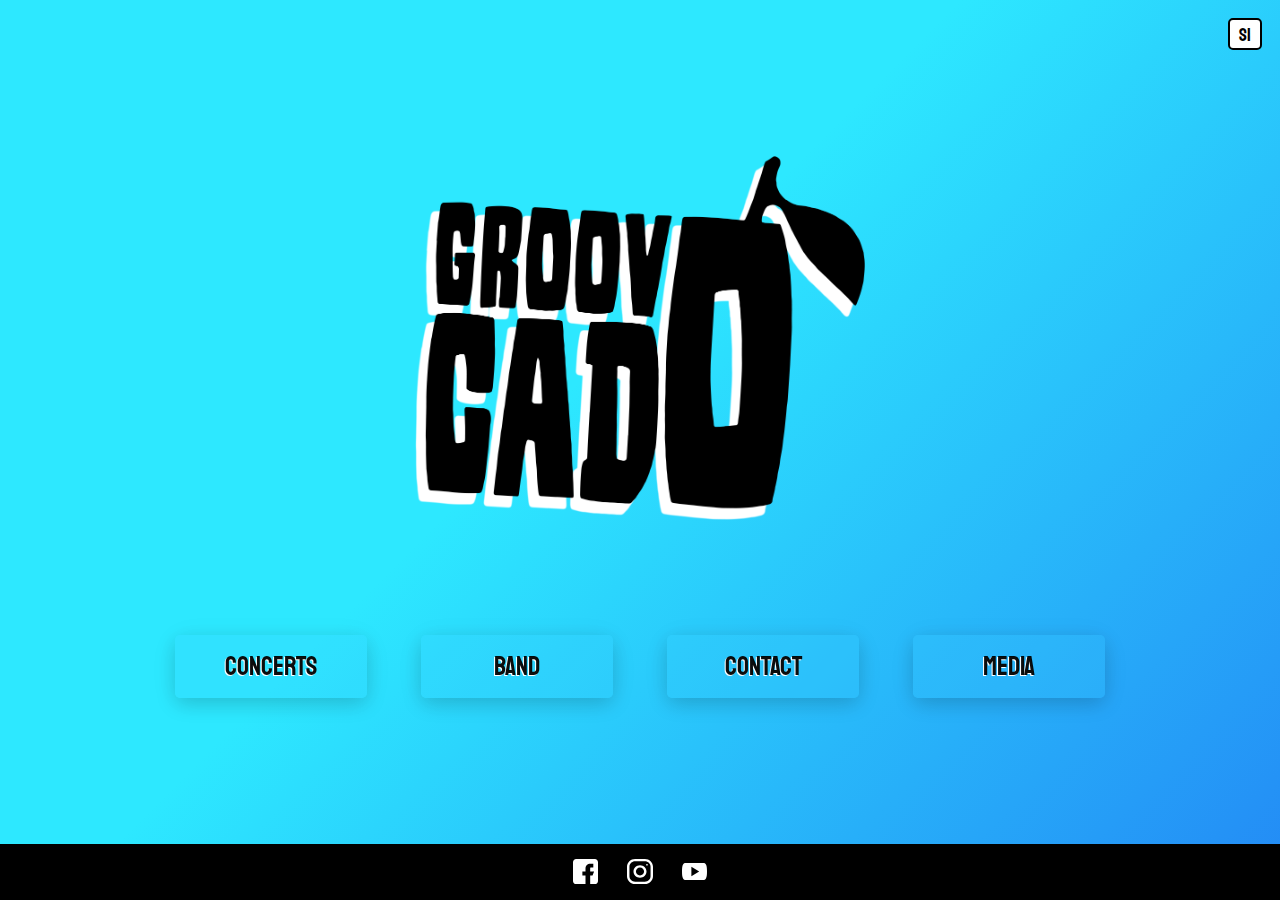
<file: index-eng.html>
<!DOCTYPE html>
<html lang="eng">
<head>
<meta charset="UTF-8">
<meta name="viewport" content="width=device-width, initial-scale=1.0">
<meta http-equiv="X-UA-Compatible" content="ie=edge">
<link rel="stylesheet" href="main.css">
<title>Groovocado</title>
  </head>
  <body>
    <div>
      <a href="index.html" class='lang'>SI</a>
    </div>
	<div id="myNav" class="overlay">

  <div class="overlay-content">
    <nav>
      <ul class='meni'>
        <li><a href="events.html" class='meni-gumb'>Concerts</a></li>
        <li><a href="band.html" class='meni-gumb'>Band</a></li>
        <li><a href="contact.html" class='meni-gumb'>Contact</a></li>
        <li><a href="media.html" class='meni-gumb'>Media</a></li>
      </ul>
    </nav>
  </div>
</div>

<script>
function openNav() {
  document.getElementById("myNav").style.height = "100%";
}

function closeNav() {
  document.getElementById("myNav").style.height = "0%";
}
</script>
     <main>

	 <div>
		<span style="font-size:30px;cursor:pointer" onclick="openNav()"> <img class='img-main-logo1' style="width:50vh;heighft:auto;" src="images/groovocado-logotip-belaSenca-transp.png"></span>
	</div>


    </main>

    <script>

    (function() {
        var menu = document.querySelector('ul'),
            menulink = document.querySelector('img');

        menulink.addEventListener('mouseover', function(e) {
            menu.classList.toggle('active');
              e.preventDefault();

        });
    })();
    </script>
  </body>
  <footer>

      <ul class='noga-item-box'>
        <li><a href="https://www.facebook.com/groovocado/"><img style="display: inline; margin: 0;" class="noga-slike" src="images/facebook.svg"></a></li>
        <li><a href="https://www.instagram.com/groovocado/"><img style="display: inline; margin: 0;" class="noga-slike" src="images/instagram.svg"></a></li>
        <li><a href="https://www.youtube.com/channel/UC5nTzsBsCWtVDfwRfUtardw"><img style="display: inline; margin: 0;" class="noga-slike" src="images/youtube.svg"></a></li>
      </ul>
    </div>

  </footer>
</html>
</file>
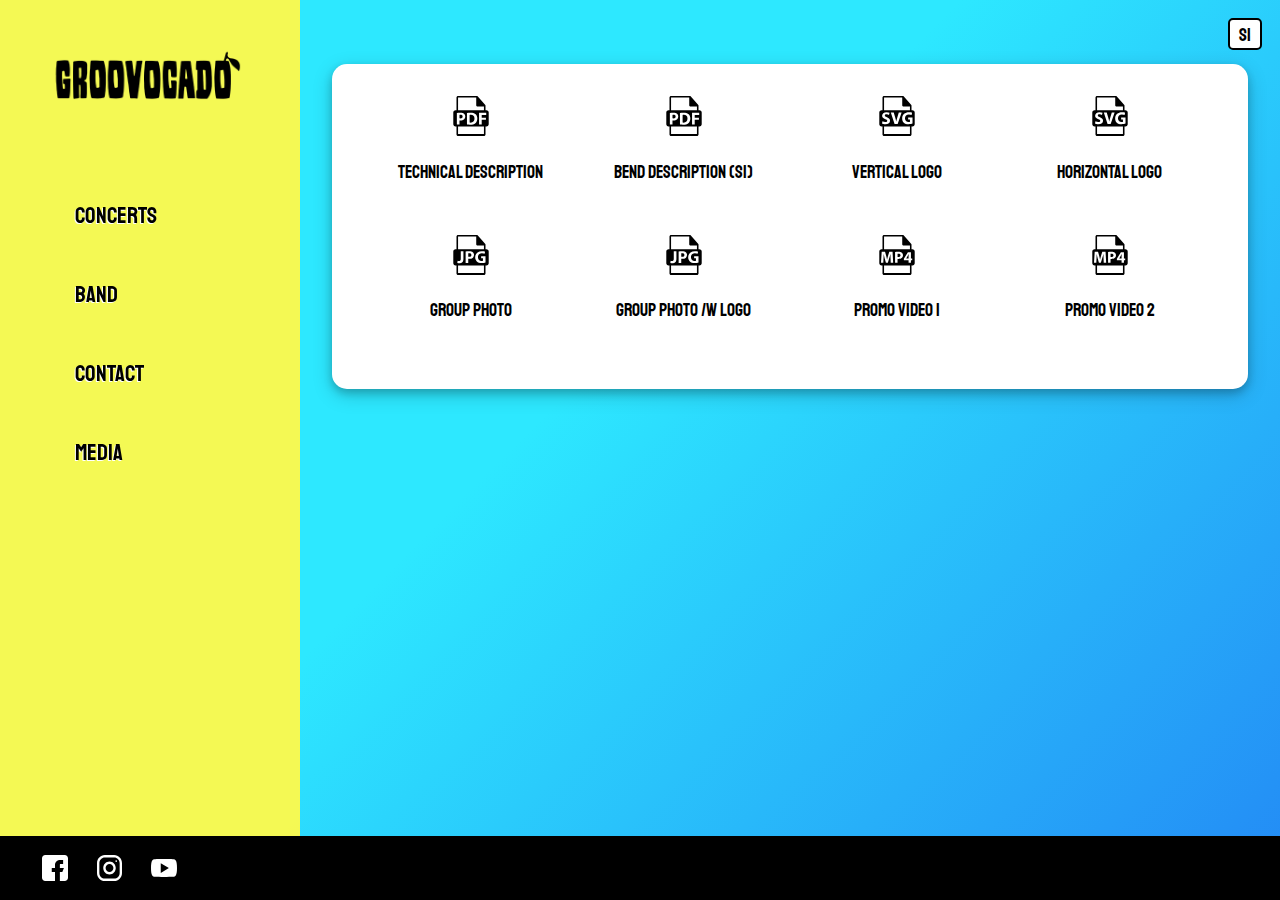
<file: media-eng.html>
<!DOCTYPE html>
<html lang="eng">
  <head>
    <meta charset="UTF-8">
    <meta name="viewport" content="width=device-width, initial-scale=1.0">
    <meta http-equiv="X-UA-Compatible" content="ie=edge">
    <link rel="stylesheet" href="medialook.css">
    <title>Groovocado/Kontakt</title>
  </head>
  <body>

    <aside>
      <figure>
        <div id="avatar"></div>
        <figcaption>Groovocado</figcaption>
      </figure>
      <img src="images/Groovocado-Logo-Avokado-Crnl.png" class='img-menu'>
	  <img src="images/Groovocado-Logotip-Horizontalen-Bel.png" class='img-menu-web'>

      <nav>
        <ul class='meni'>
          <li><a href="events-eng.html" class='meni-gumb'>Concerts</a></li>
          <li><a href="band-eng.html" class='meni-gumb'>Band</a></li>
          <li><a href="contact-eng.html" class='meni-gumb'>Contact</a></li>
          <li><a href="media-eng.html" class='meni-gumb'>Media</a></li>
        </ul>
      </nav>
    </aside>
    <main>
      <div>
        <a href="media.html" class='lang'>SI</a>
      </div>
      <div>
        <img class='img-main-logo' style="width:50vh;heighft:auto;" src="images/Groovocado-Logotip-Vertikalen-Crn.png">
      </div>

      <div class='media-cgp'>

        <a class='linktext' href="images/Groovocado-Tech_Rider.pdf" target="_blank" download="images/Groovocado-Tech_Rider.pdf"><img class='media-logo' src="images/pdf-file-format-symbol.svg"><p>Technical description</p></a>
        <a class='linktext' href="images/Groovocado-opis.pdf" target="_blank" download="images/Groovocado-opis.pdf"><img class='media-logo' src="images/pdf-file-format-symbol.svg"><p>Bend description (SI)</p></a>
        <a class='linktext' href="images/groovocado-logotip-belaSenca-transp.png" target="_blank" download="images/groovocado-logotip-belaSenca-transp.png"><img class='media-logo' src="images/svg-file-format-variant.svg"><p>Vertical logo</p></a>
        <a class='linktext' href="images/Groovocado-Logotip-Horizontalen-Bel.png" target="_blank" download="images/Groovocado-Logotip-Horizontalen-Bel.png"><img class='media-logo' src="images/svg-file-format-variant.svg"><p>Horizontal logo </p></a>
        <a class='linktext' href="images/Groovocado-Skupinska.jpg" target="_blank" download="images/Groovocado-Skupinska.jpg"><img class='media-logo' src="images/jpg-file-format-variant.svg"><p>Group photo</p></a>
        <a class='linktext' href="images/Groovocado-Skupinska-zNapisom.jpg" target="_blank" download="images/Groovocado-Skupinska-zNapisom.jpg"><img class='media-logo' src="images/jpg-file-format-variant.svg"><p>Group photo /w logo</p></a>
        <a class='linktext' href="images/Groovocado-PromoVideo-1.mp4" target="_blank" download="images/Groovocado-PromoVideo-1.mp4"><img class='media-logo' src="images/mp4-music-file-format.svg"><p>Promo video 1</p></a>
        <a class='linktext' href="images/Groovocado-PromoVideo-2.mp4" target="_blank" download="images/Groovocado-PromoVideo-2.mp4"><img class='media-logo' src="images/mp4-music-file-format.svg"><p>Promo video 2</p></a>
      </div>
    </main>

    <script>

    (function() {
        var menu = document.querySelector('ul'),
            menulink = document.querySelector('img');

        menulink.addEventListener('click', function(e) {
            menu.classList.toggle('active');
            e.preventDefault();

        });
    })();
    </script>
  </body>
  <footer>
    <div id="noga">
      <ul class='noga-item-box'>
        <li><a href="https://www.facebook.com/groovocado/"><img style="display: inline; margin: 0;" class="noga-slike" src="images/facebook.svg"></a></li>
        <li><a href="https://www.instagram.com/groovocado/"><img style="display: inline; margin: 0;" class="noga-slike" src="images/instagram.svg"></a></li>
        <li><a href="https://www.youtube.com/channel/UC5nTzsBsCWtVDfwRfUtardw"><img style="display: inline; margin: 0;" class="noga-slike" src="images/youtube.svg"></a></li>
      </ul>
    </div>
  </footer>
</html>
</file>
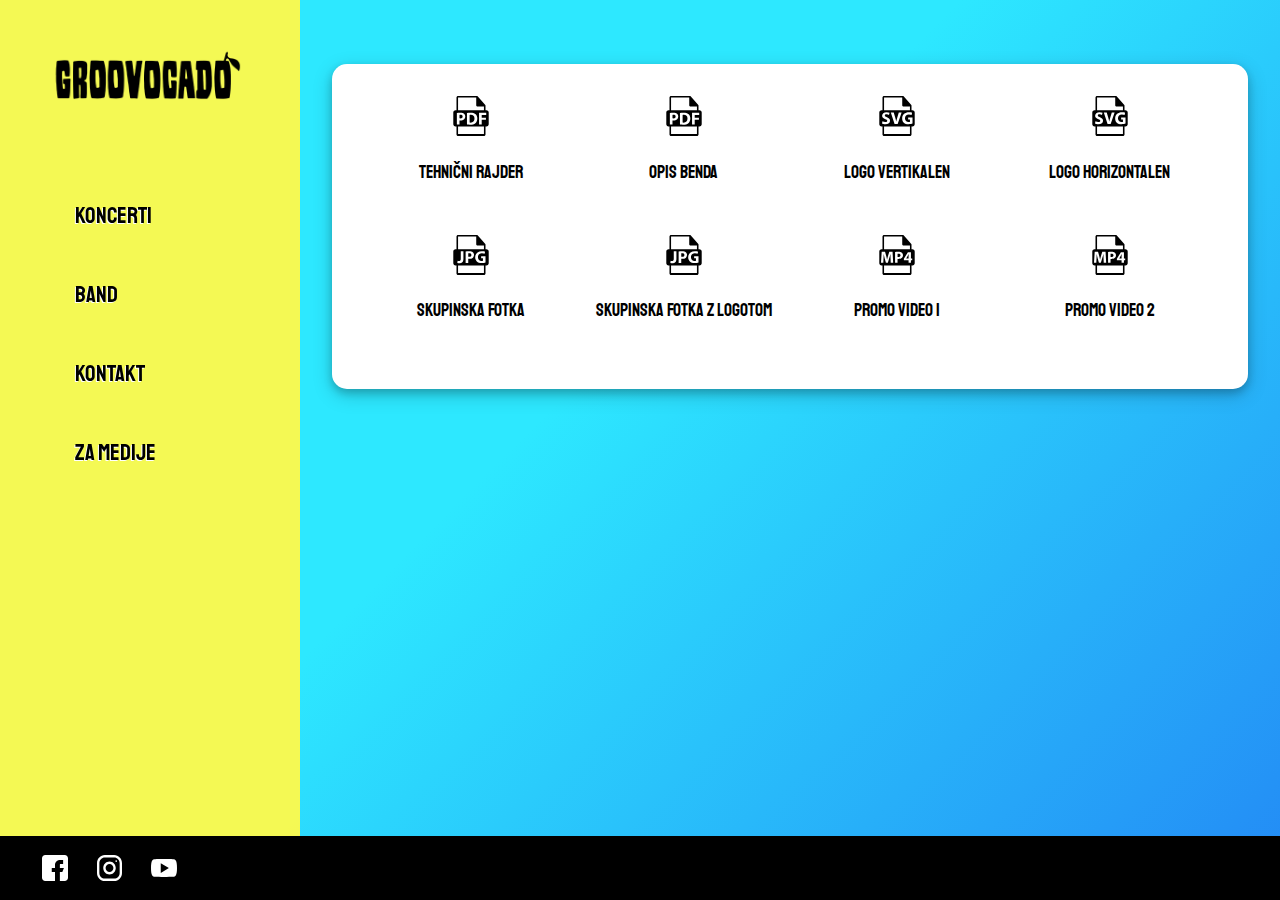
<file: media.html>
<!DOCTYPE html>
<html lang="eng">
  <head>
    <meta charset="UTF-8">
    <meta name="viewport" content="width=device-width, initial-scale=1.0">
    <meta http-equiv="X-UA-Compatible" content="ie=edge">
    <link rel="stylesheet" href="medialook.css">
    <title>Groovocado/Kontakt</title>
  </head>
  <body>
    <aside>
      <figure>
        <div id="avatar"></div>
        <figcaption>Groovocado</figcaption>
      </figure>
      <img src="images/Groovocado-Logo-Avokado-Crnl.png" class='img-menu'>
	  <img src="images/Groovocado-Logotip-Horizontalen-Bel.png" class='img-menu-web'>

      <nav>
        <ul class='meni'>
          <li><a href="events.html" class='meni-gumb'>Koncerti</a></li>
          <li><a href="band.html" class='meni-gumb'>Band</a></li>
          <li><a href="contact.html" class='meni-gumb'>Kontakt</a></li>
          <li><a href="media.html" class='meni-gumb'>Za medije</a></li>
        </ul>
      </nav>
    </aside>
    <main>
      <div>
        <img class='img-main-logo' style="width:50vh;heighft:auto;" src="images/Groovocado-Logotip-Vertikalen-Crn.png">
      </div>

      <div class='media-cgp'>

        <a class='linktext' href="images/Groovocado-Tech_Rider.pdf" target="_blank" download="images/Groovocado-Tech_Rider.pdf"><img class='media-logo' src="images/pdf-file-format-symbol.svg"><p>Tehnični rajder </p></a>
        <a class='linktext' href="images/Groovocado-opis.pdf" target="_blank" download="images/Groovocado-opis.pdf"><img class='media-logo' src="images/pdf-file-format-symbol.svg"><p>Opis benda</p></a>
        <a class='linktext' href="images/groovocado-logotip-belaSenca-transp.png" target="_blank" download="images/groovocado-logotip-belaSenca-transp.png"><img class='media-logo' src="images/svg-file-format-variant.svg"><p>Logo vertikalen </p></a>
        <a class='linktext' href="images/Groovocado-Logotip-Horizontalen-Bel.png" target="_blank" download="images/Groovocado-Logotip-Horizontalen-Bel.png"><img class='media-logo' src="images/svg-file-format-variant.svg"><p>Logo horizontalen </p></a>
        <a class='linktext' href="images/Groovocado-Skupinska.jpg" target="_blank" download="images/Groovocado-Skupinska.jpg"><img class='media-logo' src="images/jpg-file-format-variant.svg"><p>Skupinska fotka</p></a>
        <a class='linktext' href="images/Groovocado-Skupinska-zNapisom.jpg" target="_blank" download="images/Groovocado-Skupinska-zNapisom.jpg"><img class='media-logo' src="images/jpg-file-format-variant.svg"><p>Skupinska fotka z logotom</p></a>
        <a class='linktext' href="images/Groovocado-PromoVideo-1.mp4" target="_blank" download="images/Groovocado-PromoVideo-1.mp4"><img class='media-logo' src="images/mp4-music-file-format.svg"><p>Promo video 1</p></a>
        <a class='linktext' href="images/Groovocado-PromoVideo-2.mp4" target="_blank" download="images/Groovocado-PromoVideo-2.mp4"><img class='media-logo' src="images/mp4-music-file-format.svg"><p>Promo video 2</p></a>
      </div>
    </main>

    <script>

    (function() {
        var menu = document.querySelector('ul'),
            menulink = document.querySelector('img');

        menulink.addEventListener('click', function(e) {
            menu.classList.toggle('active');
            e.preventDefault();

        });
    })();
    </script>
  </body>
  <footer>
    <div id="noga">
      <ul class='noga-item-box'>
        <li><a href="https://www.facebook.com/groovocado/"><img style="display: inline; margin: 0;" class="noga-slike" src="images/facebook.svg"></a></li>
        <li><a href="https://www.instagram.com/groovocado/"><img style="display: inline; margin: 0;" class="noga-slike" src="images/instagram.svg"></a></li>
        <li><a href="https://www.youtube.com/channel/UC5nTzsBsCWtVDfwRfUtardw"><img style="display: inline; margin: 0;" class="noga-slike" src="images/youtube.svg"></a></li>
      </ul>
    </div>
  </footer>
</html>
</file>
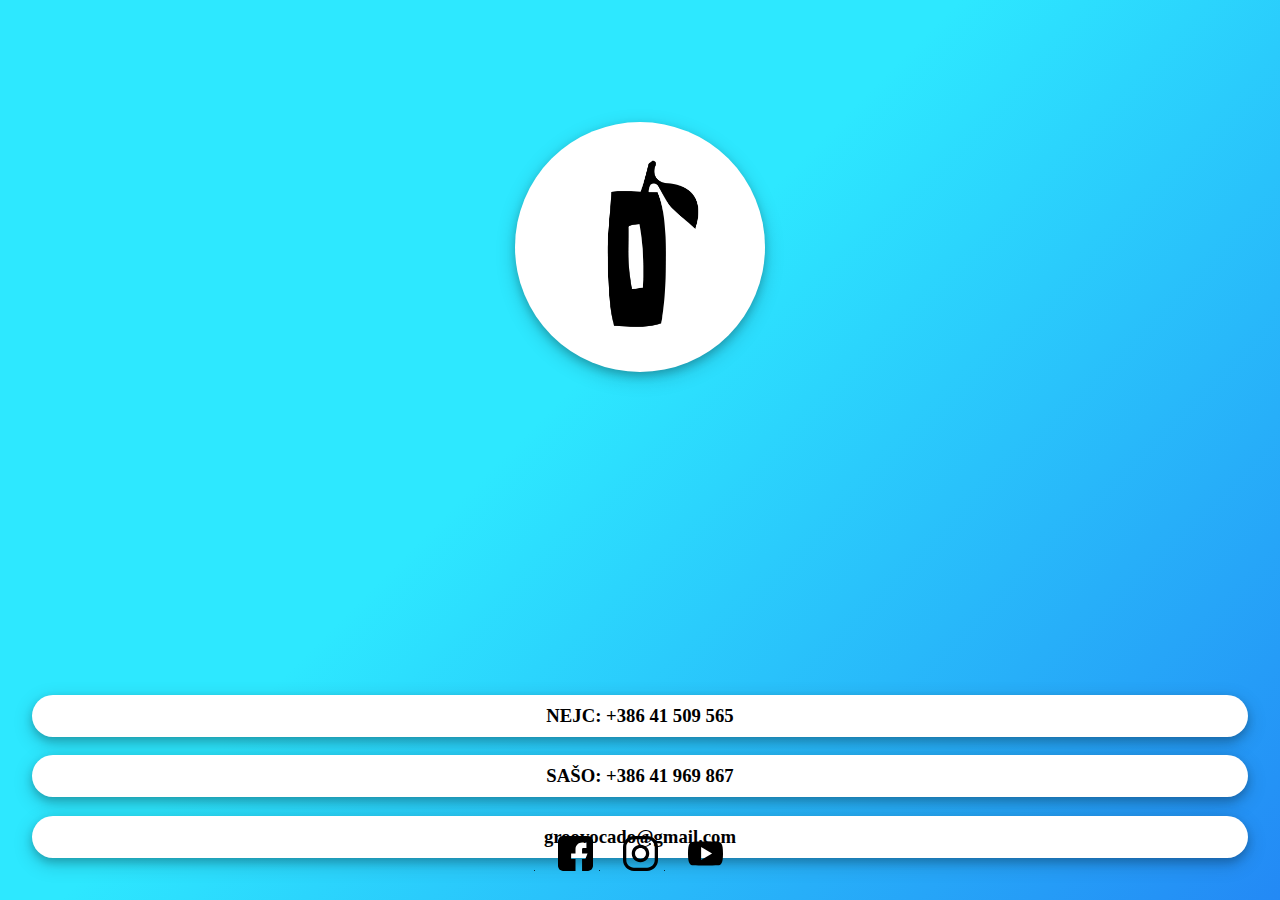
<file: vback.html>
<!DOCTYPE html>
<html lang="eng">
<head>
<meta charset="UTF-8">
<meta name="viewport" content="width=device-width, initial-scale=1.0">
<meta http-equiv="X-UA-Compatible" content="ie=edge">
<link rel="stylesheet" href="vback.css">
<title>Groovocado</title>
  </head>
  <body>

     <main>

	 <div>
<img class='img-main-logo1' style="width:50vh;height:auto;" src="images/Groovocado-Logo-Avokado-Crnl.png">
	</div>

  <div class='kontakt'>

    <h3 class='opis'>NEJC: +386 41 509 565</h3>
    <h3 class='opis'>SAŠO: +386 41 969 867</h3>
    <h3 class='opis'> groovocado@gmail.com</h3>
  </div>


    </main>

  </body>
  <footer>

      <ul class='noga-item-box'>
        <li><a href="https://www.facebook.com/groovocado/"><img style="display: inline; margin: 0;" class="noga-slike" src="images/facebook.svg"></a></li>
        <li><a href="https://www.instagram.com/groovocado/"><img style="display: inline; margin: 0;" class="noga-slike" src="images/instagram.svg"></a></li>
        <li><a href="https://www.youtube.com/channel/UC5nTzsBsCWtVDfwRfUtardw"><img style="display: inline; margin: 0;" class="noga-slike" src="images/youtube.svg"></a></li>
      </ul>


  </footer>

</html>
</file>
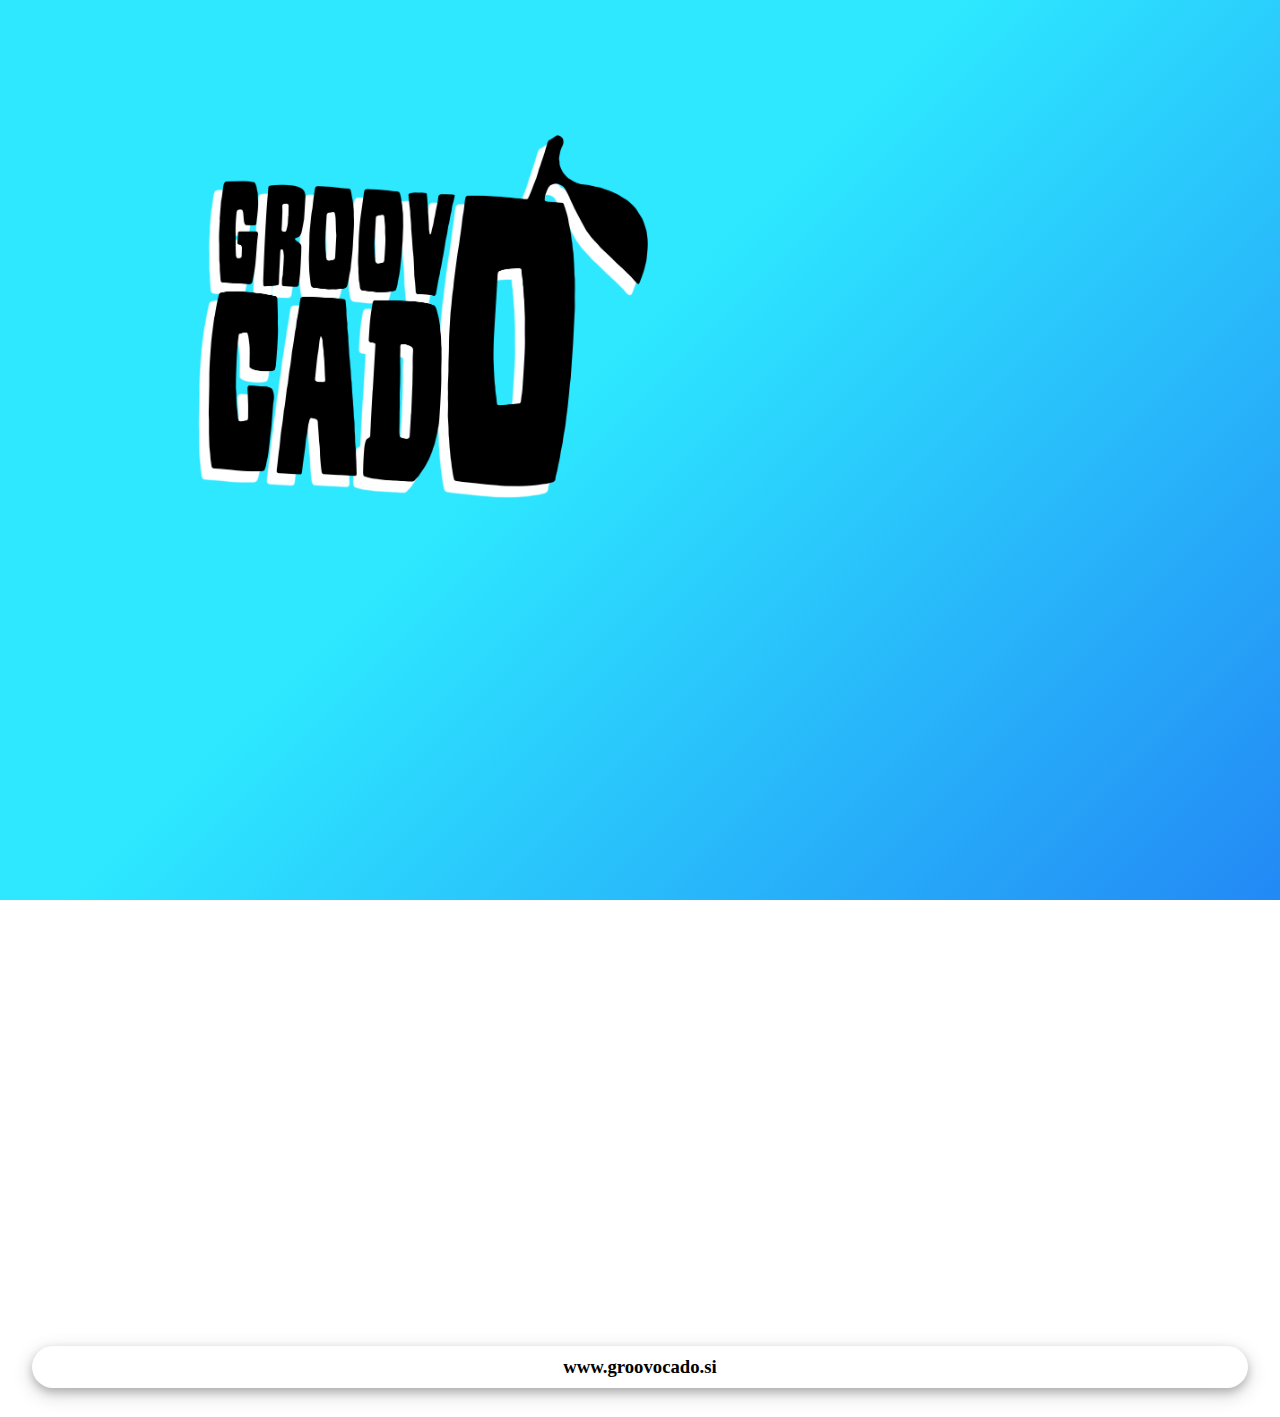
<file: vfront.html>
<!DOCTYPE html>
<html lang="eng">
<head>
<meta charset="UTF-8">
<meta name="viewport" content="width=device-width, initial-scale=1.0">
<meta http-equiv="X-UA-Compatible" content="ie=edge">
<link rel="stylesheet" href="vfronlook.css">
<title>Groovocado</title>
  </head>
  <body>

     <main>

	 <div>
<img class='img-main-logo1' style="width:50vh;height:auto;" src="images/groovocado-logotip-belaSenca-transp.png">
	</div>

  <div class='kontakt'>

    <h3 class='opis'>www.groovocado.si</h3>
  </div>

    </main>

  </body>

</html>
</file>
<file: main.css>
@import url('https://fonts.googleapis.com/css?family=Montserrat');
@import url('https://fonts.googleapis.com/css?family=Staatliches');

body, html {
  height: 100%;
  margin: 0;
  font-family: 'Staatliches';
}

body {
  background: rgb(45,232,255); /* Old browsers */
  background: -moz-linear-gradient(-45deg, rgba(45,232,255,1) 44%, rgba(35,137,245,1) 100%); /* FF3.6-15 */
  background: -webkit-linear-gradient(-45deg, rgba(45,232,255,1) 44%,rgba(35,137,245,1) 100%); /* Chrome10-25,Safari5.1-6 */
  background: linear-gradient(135deg, rgba(45,232,255,1) 44%,rgba(35,137,245,1) 100%); /* W3C, IE10+, FF16+, Chrome26+, Opera12+, Safari7+ */
  filter: progid:DXImageTransform.Microsoft.gradient( startColorstr='#2de8ff', endColorstr='#2389f5',GradientType=1 ); /* IE6-9 fallback on horizontal gradient */
  background-repeat: no-repeat;
  background-attachment: fixed;
}

@-webkit-keyframes opacity {
    0%   { -webkit-filter: opacity(0); /* Google Chrome & Webkit Nightlies */}
    30%  { -webkit-filter: opacity(0); /* Google Chrome & Webkit Nightlies */}
    100% { -webkit-filter: opacity(1); /* Google Chrome & Webkit Nightlies */ }
}

.img-main-logo1 {
  position: relative;
  display: block;
  margin-left: auto;
  margin-right: auto;
  top: 5vh;
  max-width: 70%;
  -webkit-animation: opacity 1s 1;
}

.overlay {
  height: 90%;
  width: 100%;
  position: absolute;
  z-index: 1;
  top: 0;
  left: 0;
  background-color: rgba(255,250,75, 0);
}

.overlay-content {
  position: relative;
  top: 45%;
  width: 49%;
  text-align: center;
  margin-top: 0px;
  font-family: 'Staatliches';
  opacity: 1;
  margin-left: auto;
  margin-right: auto;
  background: none;
 }

.overlay a {
  padding-top: 15px;
  padding-bottom: 15px;
  padding-left: 0px;
  padding-right: 0px;
  text-decoration: none;
  font-size: 26px;
  color: rgba(0,0,0, 0.95);
  display: block;
}

.lang{
  display: block;
  display: block;
  position: fixed;
  float: left;
  bottom: 0;
  margin: 4px;
  padding-top: 5px;
  padding-left: 3px;
  padding-right: 3px;
  color: black;
  font-size: 18px;
  background: white;
  border-radius: 5px;
  border: solid 2px black;
  width: 24px;
	height: 24px;
	text-align: center;
	vertical-align: middle;
  z-index: 100000;
  -webkit-animation: opacity 2s 1;
}

.lang:link {
  text-decoration: none;
}

.lang:active {
  background-color: hotpink;
}

img {
  width: 40px;
  cursor: pointer;
}

.img-menu {
  width: 40px;
  cursor: pointer;
}

figure {
  margin: 0;
}

figcaption {
  display: none;
}

nav {
  background: none;
}

.active {
  position: absolute;
  display: block;
  background: rgba(255, 255, 255, 0.95);
  height: 100%;
  z-index: 20000;
}

ul {
  display: block;
  list-style-type: none;
  margin: 0;
  padding: 0;
}

ul li a {
  text-decoration: none;
  text-transform: uppercase;
  font-size: .8em;
  display: block;
  padding: 1.5em 3em;
  background-color: none;
}

.meni {
  font-style: #FF8200;
  font-size: 1.5em;
  font-style: bold;
  max-height: 100%;
}

.meni-gumb {
	margin: 3vh;
  margin-top: 0vh;
  background: rgba(62,206,255, 0.2);
  border-radius: 5px;
  box-shadow: 0 4px 30px 0 rgba(0, 0, 0, 0.05), 0 6px 20px 0 rgba(0, 0, 0, 0.15);
	text-shadow: -1px 1px white;
	-webkit-animation: opacity 3s 1;
  }

main {
  padding: 1em 1.4em;
}

.main-display {
  display: none;
}

.img-main-logo{
  display: block;
  max-width: 100%;
  max-height: auto;
  margin: auto;
  margin-top: 2em;
  text-align: center;
  cursor: default;
}

h1 {
  margin: 0;
}

footer {
  position: fixed;
  left: 0;
  bottom: 0;
  width: 100%;
  height: auto;
  padding-bottom: 5px;
  padding-top: 5px;
  text-align: center;
  min-width: 13em;
  background: black;
  z-index: 10001;
 -webkit-animation: opacity 2s 1;
}

.noga-item-box {
  text-decoration: none;
  text-transform: none;
  font-size: 0.5vh;
  padding: 0em;
  background-color: none;
  display: inline-flex;
  margin: 0;
  z-index: 30000;
}

li {
  display: block;
}

.noga-slike {
  display: inline-block;
  width: 10em;
  z-index: 30000;
  background-color: none;
  -webkit-filter: invert(100%); /* Safari 6.0 - 9.0 */
  filter: invert(100%);
}

.main-logo-head {
  display: none;
}

@media screen and (max-height: 700px) {
  .overlay {overflow-y: auto;}
  .overlay a {font-size: 20px ;    font-family: 'Staatliches';
  }
}

@media only screen and (min-width: 769px) {

  body {
    display: grid;
    padding: 0;
    width: 100%;
  }


  figcaption {
    display: block;
    text-align: center;
    font-size: 2.0em;
    font-weight: bold;
    padding-top: 0;
    font-style: black;
    margin-top: 1em;
    position: absolute;

  }

  .img-menu {
    display: none;
  }

  aside{
    background: white;
    padding: 0;
    min-height: 100px;
    margin-bottom: 0;
    width: 100%;
    display: none;

  }

  main {
    padding: 0em;
    padding-top: 2em;
    background-size: 100%;
  }

  .main-display {
    display: block;
    margin-left: 5em;
    float: center;
    position: fixed;
    background: none;
  }

  .img-main-logo {
    display: block;
    max-width: 200%;
    max-height: auto;
    margin: 0;
    text-align: center;
    cursor: default;
  }

  #avatar {
    background: none;
    margin: 0;
  }


  ul {
    display: block;
    position: relative !important;
    margin-top: 0;
  }


  .noga-slike {
    width: 8em;
    margin-left: auto;
    margin-right: auto;
    background-color: none;
    float: center;
    -webkit-filter: invert(100%); /* Safari 6.0 - 9.0 */
    filter: invert(100%);
    }


    footer {
      position: fixed;
      bottom: 0;
      width: 100%;
      height: auto;
      padding-bottom: 5px;
      padding-top: 5px;
      text-align: center;
      background: BLACK;
      z-index: 10001;
     -webkit-animation: opacity 2.5s 1;
    }


  .noga-item-box {
    background: none;
    padding: 0em;
    font-size: 4px;
    margin-left: auto;
    margin-right: auto;
	}


  .meni {
    display: inline-flex;
    position: relative;
    margin-left: auto;
    margin-right: auto;
    padding-bottom: 5px;
    padding-top: 5px;
    text-align: center;
    background: none;
    z-index: 10001;
   -webkit-animation: opacity 4s 1;
  }

  li.meni{
    text-align: center;
  }

  .meni-gumb {
    bottom: 0;
    padding: 1em;
    color: black;
    width: auto;
    text-shadow: -1px 1px white;
    width: 15vw;
    background: rgba(62,206,255, 0.2);
    box-shadow: 0 4px 30px 0 rgba(0, 0, 0, 0.05), 0 6px 20px 0 rgba(0, 0, 0, 0.15);
  }

  .meni-gumb:hover{
    color: #3ECEFF;
    text-shadow: none;
    background: white;
  }

  .lang{
    display: block;
    position: fixed;
    left: auto;
    top: 0;
    right: 0;
    margin: 1em;
    margin-top: 1em;
    margin-left: 0;
    padding-top: 4px;
    padding-left: 3px;
    padding-right: 3px;
    color: black;
    font-size: 18px;
    background: white;
    border-radius: 5px;
    border: solid 2px black;
    width: 24px;
    height: 24px;
  }



  .lang:hover{
    color: #3ECEFF;
    text-shadow: none;
    background: blue;
  }

  .main-logo-head {
    -webkit-filter: invert(1);
    filter: invert(1);
    width: 80%;
    display: grid;
    align-content: right;
    margin: auto;

    }

  .img-main-logo {
    display: none;
  }

  ul li a .noga-slike {
    display: block;
    padding: 1.5em;
    background-color: none;
      }

  .noga-slike:hover{
        -webkit-filter: invert(0%); /* Safari 6.0 - 9.0 */
        filter: invert(0%);
      }

  footer:hover{
     background: #FF1953;
   }

	.img-main-logo1 {
	  position: relative;
	  display: block;
	  margin-left: auto;
	  margin-right: auto;
	  top: 20%;
	  width: 50%;
	  margin-top: -20%;
	  -webkit-transition: background-color 0.5s; /* For Safari 3.1 to 6.0 */
		transition: background-color 0.5s;
	}


  .overlay-content {
    display: block;
    position: fixed;
    top: 70%;
    width: 100%;
    text-align: center;
    margin-top: 0px;
    font-family: 'Staatliches';
    opacity: 1;
    margin-left: auto;
    margin-right: auto;
    background: none;
    }

  .overlay a {
    text-decoration: none;
    color: rgba(0,0,0, 0.95);
    display: block;
      }


@media screen and (max-height: 600px) {
  .overlay {overflow-y: auto;}
  .overlay a {font-size: 20px ;    font-family: 'Staatliches';
  }
  .overlay .closebtn {
  font-size: 40px;
  top: 15px;
  right: 35px;
  }

}
</file>
<file: bandlookmain.css>
@import url('https://fonts.googleapis.com/css?family=Montserrat');
@import url('https://fonts.googleapis.com/css?family=Staatliches');

body, html {
  height: auto;
  margin: 0;
  font-family: 'Staatliches';
}

body {
  background: rgb(45,232,255); /* Old browsers */
background: -moz-linear-gradient(-45deg, rgba(45,232,255,1) 44%, rgba(35,137,245,1) 100%); /* FF3.6-15 */
background: -webkit-linear-gradient(-45deg, rgba(45,232,255,1) 44%,rgba(35,137,245,1) 100%); /* Chrome10-25,Safari5.1-6 */
background: linear-gradient(135deg, rgba(45,232,255,1) 44%,rgba(35,137,245,1) 100%); /* W3C, IE10+, FF16+, Chrome26+, Opera12+, Safari7+ */
filter: progid:DXImageTransform.Microsoft.gradient( startColorstr='#2de8ff', endColorstr='#2389f5',GradientType=1 ); /* IE6-9 fallback on horizontal gradient */
background-repeat: no-repeat;
background-attachment: fixed;
}

@-webkit-keyframes opacity {
    0%   { -webkit-filter: opacity(0); /* Google Chrome & Webkit Nightlies */}

    100% { -webkit-filter: opacity(1); /* Google Chrome & Webkit Nightlies */ }
}

aside {
  color: black;
  display: grid;
  grid-template-columns: auto 40px;
  padding: 1em;

}

img {
  width: 40px;
  cursor: pointer;
}

.img-menu {
  width: 15vw;
  cursor: pointer;
  position: fixed;
  right: 0;
  margin-right: 3vh;
  z-index: 1000000;
  background: #FF1953;
  opacity: 0.7;
  border-radius: 100%;
  border-style: solid;
  border-width: 0px ;
  border-color: black;
}

.img-menu-web {
  display: none;
}

figure {
  margin: 0;
}

figcaption {
  display: none;
}

nav {
  background: white;
  }

.active {
  position: fixed;
  display: block;
  background: rgba(0, 0, 0, 0.95);
  width: 100%;
  height: 100%;
  left: 0;
  top: 0;
  z-index: 20000;
  text-shadow: -1px 1px white;
  padding-top: 30%;
	-webkit-animation: opacity 2s 1;
}

ul {
  display: none;
  list-style-type: none;
  margin: 0;
  padding: 0;
}

ul li a {
  text-decoration: none;
  text-transform: uppercase;
  font-size: 0.8em;
  display: block;
  padding: 1.5em 3em;
  background-color: none;
}


.meni {
  text-align: center;
  font-style: #FF8200;
  font-size: 1.5em;
  font-style: bold;
  height: 100vh;
  }

.meni-gumb {
 padding: 5vh;
  color: #32A5CC;
  font-size: 1.5em;

}

main {
  padding: 0em;
  background-size: 100%;
}

.main-display {
  display: none;
}

.img-main-logo{
  display: none;
}

h1 {
  margin: 0;
}


p {
  font-size: 14px;
  line-height: 1.5em;
  text-align: justify;
  padding-left: 5px;
  padding-right: 5px;
  color: black;
  text-align: justify;
  text-shadow: none;
  background:rgba(255,50,100,0); /* FF3.6-15 */
  border-radius: 5px;
  border-style: solid;
  border-width: 0px;
  box-shadow: 0 4px 8px 0 rgba(0, 0, 0, 0.0), 0 6px 20px 0 rgba(0, 0, 0, 0.0);
}

 .band-description {
  	max-width: 100%;
    grid-gap: 15px;
    background-color: none;
    padding: 0px;
    padding-bottom: 2em;
  }

footer {
  position: fixed;
  left: 0;
  bottom: 0;
  width: 100%;
  height: auto;
  padding-bottom: 0;
  padding-bottom: 5px;
  padding-top: 5px;
  text-align: center;
  min-width: 13em;
  background: black;
z-index: 10001;
}

.noga {
  width: 100%;
}

.noga-item-box {
  text-decoration: none;
  text-transform: none;
  font-size: 0.5vh;
  padding: 0em;
  background-color: none;
  display: inline-flex;
  margin: 0;
  z-index: 30000;
}

.band-header{
  margin-bottom: 1em;
}

.photo{
  display: block;
  text-align: center;
  margin-bottom: 0em;
  margin-left: auto;
  margin-right: auto;
  width: 80%;
  min-width: 50%;
  z-index: 1000;
  position: relative;
  border-radius: 100%;
  box-shadow: 0 4px 8px 0 rgba(0, 0, 0, 0.2), 0 6px 20px 0 rgba(0, 0, 0, 0.19);
}

li {
  display: block;
}

.noga-slike {
  display: inline-block;
  width: 10em;
  z-index: 30000;
  background-color: none;
  -webkit-filter: invert(100%); /* Safari 6.0 - 9.0 */
  filter: invert(100%);
 }

.main-logo-head {
  display: none;
}

div.fotka-clana {
padding-top: 2em;
  width: 80%;
margin-left: auto;
margin-right: auto;
  background-color: white;
  box-shadow: 0 4px 8px 0 rgba(0, 0, 0, 0.8), 0 6px 20px 0 rgba(0, 0, 0, 0.5);
position: relative;
border-radius: 7px;
margin-bottom: 2em;
  border-style: solid;
  border-width: 0px;
  border-bottom-width: 0px;

}

div.container {
  text-align: center;
  padding: 1px 20px;

}

h3 {
  display: none;
}

h4 {
  display: none;
}

h5{
	margin-top: 0;
	margin-bottom: 0;
}


@media only screen and (min-width: 769px) {

  body {
    display: grid;
    grid-template-columns: minmax(min-content, 300px) auto;
    padding: 0;
    width: 100%;
  }

  nav {
    background: none;
    position: fixed;
    margin-top: 11em;
    height: 100%;
  }

  figcaption {
	display: none;
    }

  .img-menu-web{
  	display: block;
    padding-left: 2em;
    text-align: center;
    padding-top: 0;
    font-style: black;
    margin-top: 1em;
  	position: fixed ;
  	width: 14em;
  	-webkit-filter: invert(1);
  	filter: invert(1);
  	cursor: initial;
	}


  .img-menu {
    display: none;
  }

  aside{
    background: rgba(255, 255, 255, 0.15);
    padding: 0;
    min-height: 100px;
    margin-bottom: 0;
    max-width: 300px;
	  -webkit-transition: background 0.8s; /* For Safari 3.1 to 6.0 */
    transition: background 0.8s;
    height: 100vh;
  }

  aside:hover{
    background: rgba(255,250,75, 0.95);
		}

  .main-display {
    display: block;
    margin-left: 5em;
    float: center;
    position: fixed;
    background: none;
  }

  .img-main-logo {
    display: block;
    max-width: 100%;
    max-height: auto;
    margin: 0;
    text-align: center;
    cursor: default;
  }

  #avatar {
    background: none;
    margin: 0;
  }

  ul {
    display: block;
    position: relative !important;
    background: none !important;
    width: 100% !important;
    margin-top: 0;
  }

  .noga-slike {
    width: 8em;
    margin: 0;
    background-color: none;
    float: left;
    -webkit-filter: invert(100%); /* Safari 6.0 - 9.0 */
    filter: invert(100%);
    }

  .noga-slike:hover{
    -webkit-filter: invert(0%); /* Safari 6.0 - 9.0 */
    filter: invert(0%);
  }

  footer {
    background: black;
    position: fixed;
    left: 0;
    right: 0;
    bottom: 0;
    padding-left: 0em;
    padding-right: 0em;
    padding-top: 0em;
    width: minmax(min-content, 300px);
	  -webkit-transition: background 0.5s; /* For Safari 3.1 to 6.0 */
    transition: background 0.5s;
  }

  footer:hover{
	background: #FF1953;

  }

  .noga-item-box {
    float: left;
    background: none;
    padding: 0em;
    margin-left: 7em;
    margin-bottom: 0em;
    margin-top: 0em;
    font-size: 4px;
	 }

  .meni {
    font-style: #FF1953;
    font-size: 1.8em;
    font-style: bold;
    max-height: 100%;
    margin-top: 0;
  }

  .meni-gumb {
    padding: 25px;
    padding-left: 75px;
    color: black;
    width: 200px;
    text-shadow: -1px 1px white;
	  font-size: 0.8em;
    text-align: left;
  }

  .meni-gumb:hover{
    color: #3eceff;
    background: white;
    text-shadow: none;
    transition: 0.35s;
  }

  .main-logo-head {
    -webkit-filter: invert(1);
    filter: invert(1);
    width: 80%;
    display: grid;
    align-content: right;
    margin: auto;
  }

  .img-main-logo {
    display: none;
  }

  ul li a .noga-slike {
    font-size: none;
    display: none;
    padding: 4.5em 1.5em;
    background-color: none;
    float: left;
  }

  .photo{
    display: block;
    text-align: center;
    margin-bottom: 0em;
    margin-left: auto;
    margin-right: auto;
    z-index: 1000;
    position: relative;
    border-radius: 100%;
    box-shadow: 0 4px 8px 0 rgba(0, 0, 0, 0.2), 0 6px 20px 0 rgba(0, 0, 0, 0.19);
    -webkit-filter: grayscale(100%); /* Safari 6.0 - 9.0 */
    filter: grayscale(100%);
    transition: .8s ease;
    width: 10vw;
	  border-style: none;
  }

  .photo:hover {
    filter: none;
    box-shadow: 0 4px 30px 0 rgba(0, 0, 0, 0.8), 0 6px 20px 0 rgba(0, 0, 0, 0.19);
  }

  div.fotka-clana {
    padding-top: 0em;
    margin-left: auto;
    margin-right: auto;
    position: relative;
    border-radius: 0;
    margin-bottom: 0em;
    background: none;
    box-shadow: 0 4px 8px 0 rgba(0, 0, 0, 0.0), 0 6px 20px 0 rgba(0, 0, 0, 0.0);
    text-align: center;
    height: 50%;
    transition: 0.3s;
  	border-style: none;
    }

  div.container {
    text-align: center;
    padding: 0px 0px;
    position: fixed;
    background: rgba(255,250,75, 1);
    overflow: hidden;
    width: 300px;
    height: 0;
    color: black;
    }

  h2{
    text-shadow: -3px 3px 2px white;
    text-decoration-color: black;
    margin-top: 1.5em;
    padding-top: 1em;
    padding-bottom:1em;
    background-color: rgba(0,0,0,0.0);
  }

  h5{
  	display: none;
  }

  p {
  	display: block;
    height: 70%;
  	color: black;
    padding: 15px;
    margin-top: 2em;
    margin-left: 30px;
    margin-right: 30px;
    text-shadow: -1px 1px 3px white;
    text-align: right;
    font-size: 20px;
    background-color: rgba(0,0,0,0.0);
  }



  .fotka-clana:hover .container {
    left: 0;
    top: 0;
    height: 100%;
    width: 300px;
    z-index: 10000;
    padding-top: 0em;
    padding-bottom: 0em;
    transition: 0.8s;
  }

  .band-description {
  	display: grid;
    grid-template-columns: auto auto auto auto auto;
    max-width: 100%;
    grid-gap: 15px;
    background-color: none;
    padding: 15px;
    padding-top: 2em;

  }

  .active {
    position: absolute;
    display: block;
    background: rgba(255, 255, 255, 0.9);
    width: 100%;
    left: 0;
    top: 0;
    height: 100%;
  }

  h3 {
    display: block;
    background: rgba(255,250,75, 1);
	}

  h4 {
    display: block;
    background: white;
    border-radius: 0;

  }
</file>
<file: contactlook.css>
@import url('https://fonts.googleapis.com/css?family=Montserrat');
@import url('https://fonts.googleapis.com/css?family=Staatliches');

body, html {
  height: 100% ;
  margin: 0;
  font-family: 'Staatliches';
}

body {
	background: rgb(45,232,255); /* Old browsers */
	background: -moz-linear-gradient(-45deg, rgba(45,232,255,1) 44%, rgba(35,137,245,1) 100%); /* FF3.6-15 */
	background: -webkit-linear-gradient(-45deg, rgba(45,232,255,1) 44%,rgba(35,137,245,1) 100%); /* Chrome10-25,Safari5.1-6 */
	background: linear-gradient(135deg, rgba(45,232,255,1) 44%,rgba(35,137,245,1) 100%); /* W3C, IE10+, FF16+, Chrome26+, Opera12+, Safari7+ */
	filter: progid:DXImageTransform.Microsoft.gradient( startColorstr='#2de8ff', endColorstr='#2389f5',GradientType=1 ); /* IE6-9 fallback on horizontal gradient */
	background-repeat: no-repeat;
	background-attachment: fixed;

}

@-webkit-keyframes opacity {
    0%   { -webkit-filter: opacity(0); /* Google Chrome & Webkit Nightlies */}

    100% { -webkit-filter: opacity(1); /* Google Chrome & Webkit Nightlies */ }
}

aside {
  color: black;
  display: grid;
  grid-template-columns: auto 40px;
  padding: 1em;

}

img {
  width: 40px;
  cursor: pointer;
}

.img-menu {
  width: 15vw;
  cursor: pointer;
  position: fixed;
  right: 0;
  margin-right: 3vh;
  z-index: 1000000;
  background: #FF1953;
  opacity: 0.7;
  border-radius: 100%;

}

.img-menu-web {
  display: none;
}

figure {
  margin: 0;
}

figcaption {
  display: none;
}

nav {
  background: white;

}

.active {
  position: fixed;
  display: block;
  background: rgba(0, 0, 0, 0.95);
  width: 100%;
  height: 100%;
  left: 0;
  top: 0;
  height: 100%;
  z-index: 20000;
    text-shadow: -1px 1px white;
  padding-top: 30%;
  -webkit-animation: opacity 2s 1;
}

ul {
  display: none;
  list-style-type: none;
  margin: 0;
  padding: 0;

}

ul li a {
  text-decoration: none;
  text-transform: uppercase;
  font-size: .8em;
  display: block;
  padding: 1.5em 3em;
  background-color: none;

}

.meni {
	text-align: center;
  font-style: #FF8200;
  font-size: 1.5em;
  font-style: bold;
  max-height: 100vh;

}

.meni-gumb {
  padding: 5vh;
  color: #32A5CC;
  font-size: 1.5em;
}

main {
  padding: 1em 1.4em;
}

.main-display {
  display: none;
}

.img-main-logo{
  display: none;
}

h1 {
  margin: 0;
  margin-top: 0px;
  margin-bottom: 0px;
  text-align: center;
  padding-bottom: 1em;
}

p {
  font-size: 1.1em;
  line-height: 1.5em;
}

.kontakt {
  padding: 1em;
  background: white;
  padding-bottom: 2em;
  border-radius: 15px;
  margin: 0.5em;
  box-shadow: 0 4px 8px 0 rgba(0, 0, 0, 0.2), 0 6px 20px 0 rgba(0, 0, 0, 0.19);
  margin-top: 0;
  margin-bottom: 4em;
}

.cta {
  display: block;
  color: #fff;
  background: blue;
  text-decoration: none;
  padding: 8px 50px;
  font-size: 1.2em;
  text-align: center;
  font-weight: bold;
  border-radius: 4px;
  margin: 2em 0;
}

footer {
  position: fixed;
  left: 0;
  bottom: 0;
  width: 100%;
  height: auto;
  padding-bottom: 0;
  padding-bottom: 5px;
  padding-top: 5px;
  text-align: center;
  min-width: 13em;
  background: black;
z-index: 10001;
}

.noga {
  width: 100%;
}

.noga-item-box {
  text-decoration: none;
  text-transform: none;
  font-size: 0.5vh;
  padding: 0em;
  background-color: none;
  display: inline-flex;
  margin: 0;
  z-index: 30000;
}

.band-header{
  margin-bottom: 1em;
}

.photo{
  display: block;
  text-align: center;
margin-bottom: 0em;
margin-left: auto;
margin-right: auto;
min-width: 100%;
z-index: 1000
position: relative;
 border-radius: 0px;
box-shadow: 0 4px 8px 0 rgba(0, 0, 0, 0.2), 0 6px 20px 0 rgba(0, 0, 0, 0.19);
}


li {
  display: block;
}

.noga-slike {
  display: inline-block;
  width: 10em;
  z-index: 30000;
  background-color: none;
  -webkit-filter: invert(100%); /* Safari 6.0 - 9.0 */
  filter: invert(100%);
 }

.main-logo-head {
  display: none;
}




@media only screen and (min-width: 768px) {

  body {
    display: grid;
    grid-template-columns: minmax(min-content, 300px) auto;
    padding: 0;
    height: 100%;
  }

  nav {
    background: none;
    position: fixed;
    margin-top: 11em;
    height: 100%;
  }

  figcaption {
    display: none;
  }

  .img-menu-web {
    display: block;
    padding-left: 2em;
    text-align: center;
    padding-top: 0;
    font-style: black;
    margin-top: 1em;
	position: fixed ;
	width: 14em;
	-webkit-filter: invert(1);
	filter: invert(1);
	cursor: initial;
  }

  .img-menu {
    display: none;
  }

  aside{
    background: rgba(255, 255, 255, 0.15);
    padding: 0;
    min-height: 100px;
    margin-bottom: 0;
    max-width: 300px;
    -webkit-transition: background 0.5s; /* For Safari 3.1 to 6.0 */
    transition: background 0.5s;
    height: 100vh;
	  }

  aside:hover{
    background: rgba(255,250,75, 0.95);
		}

  main {
    padding: 0em;
    padding-top: 2em;
    background-size: 100%;

  }

  .main-display {
    display: block;
    margin-left: 5em;
    float: center;
    position: fixed;
    background: none;
  }

  .img-main-logo {
    display: block;
    max-width: 200%;
    max-height: auto;
    margin: 0;
    text-align: center;
    cursor: default;
  }

  #avatar {
    background: none;
    margin: 0;
  }



  ul {
    display: block;
    position: relative !important;
    background: none !important;
    width: 100% !important;
    margin-top: 0;
  }

  .opis {
    padding-top: 2em;
    padding-bottom: 0em;
    background: none;
    border-radius: 25px;
  }

  .opis-konec {
    padding-top: 0em;
    padding-bottom: 2em;
    background: none;
    border-radius: 25px;
  }

  .kontakt {
    padding: 2em;
    padding-top: 0;
    padding-bottom: 0;
    background: white;
    margin-bottom: 2em;
    border-radius: 1  5px;
    margin-left: 2em;
    margin-right: 2em;
    margin-top: 0;
	  box-shadow: 0 4px 8px 0 rgba(0, 0, 0, 0.2), 0 6px 20px 0 rgba(0, 0, 0, 0.19);

  }

  .noga-slike {
    width: 8em;
    margin: 0;
    background-color: none;
    float: left;
    -webkit-filter: invert(100%); /* Safari 6.0 - 9.0 */
    filter: invert(100%);
    }

  .noga-slike:hover{
    -webkit-filter: invert(0%); /* Safari 6.0 - 9.0 */
    filter: invert(0%);
  }

  footer {
    background: black;
    position: fixed;
    left: 0;
    right: 0;
    bottom: 0;
    padding-left: 0em;
    padding-right: 0em;
    padding-top: 0em;
    width: minmax(min-content, 300px);
	   -webkit-transition: background 0.5s; /* For Safari 3.1 to 6.0 */
    transition: background 0.5s;
  }

  footer:hover{
	background: #FF1953;
  }

  .noga-item-box {
    float: left;
    background: none;
    padding: 0em;
    margin-left: 7em;
    margin-bottom: 0em;
    margin-top: 0em;
    font-size: 4px;
	 }

  .meni {
    font-style: #FF1953;
    font-size: 1.8em;
    font-style: bold;
    margin-top: 0;
    max-height: 100%;
  }

  .meni-gumb {
     padding: 25px;
    padding-left: 75px;
    color: black;
    width: 200px;
	text-shadow: -1px 1px white;
	font-size: 0.8em;
  text-align: left;
  }

  .meni-gumb:hover{
      color: #3eceff;
    background: white;
	text-shadow: none;
	transition: 0.35s;
    }

  .main-logo-head {
    -webkit-filter: invert(1);
    filter: invert(1);
    width: 80%;
    display: grid;
    align-content: right;
    margin: auto;
  }

  .img-main-logo {
    display: none;
  }

  ul li a .noga-slike {
    font-size: none;
    display: none;
    padding: 4.5em 1.5em;
    background-color: none;
    float: left;
  }



}
</file>
<file: cvlook.css>
@import url('https://fonts.googleapis.com/css?family=Montserrat');
@import url('https://fonts.googleapis.com/css?family=Staatliches');

body, html {
  height: calc(100% - 2em);
  margin: 0;
  font-family: 'Staatliches';
}

body {
	background: rgb(45,232,230); /* Old browsers */
	background: -moz-linear-gradient(-45deg, rgba(45,232,230,1) 44%, rgba(35,137,245,1) 100%); /* FF3.6-15 */
	background: -webkit-linear-gradient(-45deg, rgba(45,232,230,1) 44%,rgba(35,137,245,1) 100%); /* Chrome10-25,Safari5.1-6 */
	background: linear-gradient(135deg, rgba(45,232,230,1) 44%,rgba(35,137,245,1) 100%); /* W3C, IE10+, FF16+, Chrome26+, Opera12+, Safari7+ */
	filter: progid:DXImageTransform.Microsoft.gradient( startColorstr='#2de8e6', endColorstr='#2389f5',GradientType=1 ); /* IE6-9 fallback on horizontal gradient */;
	background-repeat: no-repeat;
	background-attachment: fixed;
}

aside {
  color: black;
  display: grid;
  grid-template-columns: auto 40px;
  padding: 2em;

}

img {
  width: 40px;
  cursor: pointer;
}

.img-menu {
  width: 40px;
  cursor: pointer;
}

figure {
  margin: 0;
}

figcaption {
  display: none;
}

nav {
  background: white;
}

.active {
  position: absolute;
  display: block;
  background: rgba(255, 255, 255, 0.95);
  width: 50%;
  left: 0;
  top: 0;
  height: 100%;
  z-index: 20000;
}

ul {
  display: none;
  list-style-type: none;
  margin: 0;
  padding: 0;
}

ul li a {
  text-decoration: none;
  text-transform: uppercase;
  font-size: .8em;
  display: block;
  padding: 1.5em 3em;
  background-color: none;
}

.meni {
  font-style: #FF8200;
  font-size: 1.5em;
  font-style: bold;
  max-height: 100vh;
}

.meni-gumb {
  padding: 5vh;
  color: #32A5CC;
}

main {
  padding: 1em 1.4em;
}

.main-display {
  display: none;
}

.img-main-logo{
  display: none;
  max-width: 100%;
  max-height: auto;
  margin: auto;
  margin-top: 2em;
  text-align: center;
  cursor: default;

}

h1 {
  margin: 0;
margin-top: -5px;
margin-bottom: 20px;
text-align: center;
}

p {
  font-size: 1.1em;
  line-height: 1.5em;
}

.cta {
  display: block;
  color: #fff;
  background: blue;
  text-decoration: none;
  padding: 8px 50px;
  font-size: 1.2em;
  text-align: center;
  font-weight: bold;
  border-radius: 4px;
  margin: 2em 0;
}

footer {
  position: fixed;
  left: 0;
  bottom: 0;
  width: 100%;
  height: auto;
  padding-bottom: 0;
  padding-bottom: 5px;
  padding-top: 5px;
  text-align: center;
  min-width: 13em;
	background: #23f57c; /* Old browsers */
  background: -moz-linear-gradient(-45deg, #23f57c 2%, #2de8e6 60%, #2389f5 100%); /* FF3.6-15 */
  background: -webkit-linear-gradient(-45deg, #23f57c 2%,#2de8e6 60%,#2389f5 100%); /* Chrome10-25,Safari5.1-6 */
  background: linear-gradient(135deg, #23f57c 2%,#2de8e6 60%,#2389f5 100%); /* W3C, IE10+, FF16+, Chrome26+, Opera12+, Safari7+ */
  filter: progid:DXImageTransform.Microsoft.gradient( startColorstr='#23f57c', endColorstr='#2389f5',GradientType=1 ); /* IE6-9 fallback on horizontal gradient */
  background-repeat: no-repeat;
  background-attachment: fixed;

}

.noga {
  width: 100%;
}

.noga-item-box {
  text-decoration: none;
  text-transform: none;
  font-size: 0.5vh;
  padding: 0em;
  background-color: none;
  display: inline-flex;
  margin: 0;
  z-index: 30000;
}

.band-header{
  margin-bottom: 1em;
}

.photo{
  display: block;
  text-align: center;
margin-bottom: 0em;
margin-left: auto;
margin-right: auto;
  width: 70%;
  min-width: 50%;
z-index: 1000
position: relative;
 border-radius: 25px;
box-shadow: 0 4px 8px 0 rgba(0, 0, 0, 0.2), 0 6px 20px 0 rgba(0, 0, 0, 0.19);

}


li {
  display: block;
}

.noga-slike {
  display: inline-block;
  width: 10em;
  z-index: 30000;
  background-color: none;
}

.main-logo-head {
  display: none;
}

div.event-photo {
padding-top: 2em;
  width: 80%;
margin-left: auto;
margin-right: auto;
  background-color: white;
  box-shadow: 0 4px 8px 0 rgba(0, 0, 0, 0.2), 0 6px 20px 0 rgba(0, 0, 0, 0.19);
position: relative;
border-radius: 15px;
margin-bottom: 2em;
background: #ff5959
}

div.container {
  text-align: center;
  padding: 10px 20px;
}

@media only screen and (min-width: 768px) {

  body {
    display: grid;
    grid-template-columns: minmax(min-content, 300px) auto;
    padding: 0;
    width: 100%;
  }

  nav {
    background: none;
    position: absolute;
    margin-top: 5em;
    height: auto;

  }

  figcaption {
    padding-left: 1em;
    display: block;
    text-align: center;
    font-size: 2.0em;
    font-weight: bold;
    padding-top: 0;
    font-style: black;
    margin-top: 1em;
    position: absolute;

  }

  .img-menu {
    display: none;
  }

  aside{
    background: rgba(255, 62, 143, 0.08);
    padding: 0;
    min-height: 100px;
    margin-bottom: 0;
    max-width: 300px;
	  -webkit-transition: background 0.8s; /* For Safari 3.1 to 6.0 */
    transition: background 0.8s;
	  }

  aside:hover{
    background: rgba(255,250,75, 0.95);
		}

  main {
    padding: 0em;
    padding-top: 2em;
    background-size: 100%;
  }

  .main-display {
    display: block;
    margin-left: 5em;
    float: center;
    position: fixed;
    background: none;
  }

  .img-main-logo {
    display: block;
    max-width: 200%;
    max-height: auto;
    margin: 0;
    text-align: center;
    cursor: default;
  }

  #avatar {
    background: none;
    margin: 0;
  }


  ul {
    display: block;
    position: relative !important;
    background: none !important;
    width: 100% !important;
    margin-top: 0;
  }

  .photo-grid{
	  display: grid;
	  grid-template-columns: auto auto auto;
    max-width: 100%;
    grid-gap: 15px;
    background-color: none;
    padding: 15px;
  }

  .photo{
	display: block;
	text-align: center;
	margin-bottom: 0em;
	z-index: 1000
	position: relative;
	border-radius: 0px;
	box-shadow: 0 4px 8px 0 rgba(0, 0, 0, 0.2), 0 6px 20px 0 rgba(0, 0, 0, 0.19);
	-webkit-filter: grayscale(100%) opacity(50%); /* Safari 6.0 - 9.0 */
	filter: grayscale(100%) opacity(50%);
	-webkit-transition: filter 0.5s; /* For Safari 3.1 to 6.0 */
    transition: filter 0.5s;
	  }

  .photo:hover{
	-webkit-filter: none;
	filter: none;
  }

  div.event-photo {
	width: 20vw;
	background-color: white;
	margin-left: auto;
	margin-right: auto;
	box-shadow: 0 4px 8px 0 rgba(0, 0, 0, 0.2), 0 6px 20px 0 rgba(0, 0, 0, 0.19);
	position: relative;
	border-radius: 15px;
	background: #CAECE9;
	-webkit-transition: background 0.8s; /* For Safari 3.1 to 6.0 */
  transition: background 0.8s;
  }

  div.container {
	text-align: center;
	padding: 10px 20px;
  }

  div.event-photo:hover{
	background: #ff5959;
  }

  .noga-slike {
    width: 8em;
    margin: 0;
    background-color: none;
    float: left;
     }

  footer {
    background: none;
    position: fixed;
    left: 0;
    right: 0;
    bottom: 0;
    padding-left: 0em;
    padding-right: 0em;
    padding-top: 0em;
    width: minmax(min-content, 300px);
    max-width: 300px;
	-webkit-transition: background 0.5s; /* For Safari 3.1 to 6.0 */
    transition: background 0.5s;
  }

  footer:hover{
	background: #44E863;
  }

  .noga-item-box {
    float: left;
    background: none;
    padding: 1em;
    margin-left: 7em;
    margin-bottom: 7em;
    margin-top: 7em;
    font-size: 4px;
	 }

  .meni {
    font-style: #FF1953;
    font-size: 1.8em;
    font-style: bold;
    margin-top: 0;
    max-height: 100%;
  }

  .meni-gumb {
     padding: 25px;
    padding-left: 75px;
    color: black;
    width: 200px;
	text-shadow: -1px 1px white;
  }

  .meni-gumb:hover{
      color: #3eceff;
    background: white;
	text-shadow: none;
	transition: 0.35s;
    }

  .main-logo-head {
    -webkit-filter: invert(1);
    filter: invert(1);
    width: 80%;
    display: grid;
    align-content: right;
    margin: auto;
  }

  .img-main-logo {
    display: none;
  }

  ul li a .noga-slike {
    font-size: none;
    display: none;
    padding: 4.5em 1.5em;
    background-color: none;
    float: left;
  }



}
</file>
<file: eventslook.css>
@import url('https://fonts.googleapis.com/css?family=Montserrat');
@import url('https://fonts.googleapis.com/css?family=Staatliches');

body, html {
  height: 100%;
  margin: 0;
  font-family: 'Staatliches';
 }

body {
  background: rgb(45,232,255); /* Old browsers */
	background: -moz-linear-gradient(-45deg, rgba(45,232,255,1) 44%, rgba(35,137,245,1) 100%); /* FF3.6-15 */
	background: -webkit-linear-gradient(-45deg, rgba(45,232,255,1) 44%,rgba(35,137,245,1) 100%); /* Chrome10-25,Safari5.1-6 */
	background: linear-gradient(135deg, rgba(45,232,255,1) 44%,rgba(35,137,245,1) 100%); /* W3C, IE10+, FF16+, Chrome26+, Opera12+, Safari7+ */
	filter: progid:DXImageTransform.Microsoft.gradient( startColorstr='#2de8ff', endColorstr='#2389f5',GradientType=1 ); /* IE6-9 fallback on horizontal gradient */
	background-repeat: no-repeat;
	background-attachment: fixed;
}

@-webkit-keyframes opacity {
    0%   { -webkit-filter: opacity(0); /* Google Chrome & Webkit Nightlies */}

    100% { -webkit-filter: opacity(1); /* Google Chrome & Webkit Nightlies */ }
}

aside {
  color: black;
  display: grid;
  grid-template-columns: auto 40px;
  padding: 1em;
}

img {
  width: 40px;
  cursor: pointer;
}

.img-menu {
  width: 15vw;
  cursor: pointer;
  position: fixed;
  right: 0;
  margin-right: 3vh;
  z-index: 1000000;
  background: #FF1953;
  opacity: 0.7;
  border-radius: 100%;
}

.img-menu-web {
  display: none;
}

figure {
  margin: 0;
}

figcaption {
  display: none;
}

nav {
  background: white;
}

.active {
  position: fixed;
  display: block;
  background: rgba(0, 0, 0, 0.95);
  width: 100%;
  height: 100%;
  left: 0;
  top: 0;
  height: 100%;
  z-index: 20000;
  text-shadow: -1px 1px white;
  padding-top: 30%;
  -webkit-animation: opacity 2s 1;
}

ul {
  display: none;
  list-style-type: none;
  margin: 0;
  padding: 0;
}

ul li a {
  text-decoration: none;
  text-transform: uppercase;
  font-size: .8em;
  display: block;
  padding: 1.5em 3em;
  background-color: none;
}

.meni {
	text-align: center;
  font-style: #FF8200;
  font-size: 1.5em;
  font-style: bold;
  max-height: 100vh;
}

.meni-gumb {
  padding: 5vh;
  color: #32A5CC;
  font-size: 1.5em;
}

main {
  padding: 1em 1.4em;
}

.main-display {
  display: none;
}

.img-main-logo{
  display: none;
  max-width: 100%;
  max-height: auto;
  margin: auto;
  margin-top: 2em;
  text-align: center;
  cursor: default;

}

h1 {
  margin: 0;
  margin-top: 0px;
  margin-bottom: 0px;
  text-align: center;
  padding-bottom: 1em;
}

p {
  font-size: 1.1em;
  line-height: 1.5em;
}

.cta {
  display: block;
  color: #fff;
  background: blue;
  text-decoration: none;
  padding: 8px 50px;
  font-size: 1.2em;
  text-align: center;
  font-weight: bold;
  border-radius: 4px;
  margin: 2em 0;
}

footer {
  position: fixed;
  left: 0;
  bottom: 0;
  width: 100%;
  height: auto;
  padding-bottom: 0;
  padding-bottom: 5px;
  padding-top: 5px;
  text-align: center;
  min-width: 13em;
	background: black;
z-index: 10001;

}

.noga {
  width: 100%;
}

.noga-item-box {
  text-decoration: none;
  text-transform: none;
  font-size: 0.5vh;
  padding: 0em;
  background-color: none;
  display: inline-flex;
  margin: 0;
  z-index: 30000;
}

.band-header{
  margin-bottom: 1em;
}

.photo{
  display: block;
  text-align: center;
  margin-bottom: 0em;
  margin-left: auto;
  margin-right: auto;
  min-width: 100%;
  z-index: 1000;
  position: relative;
  border-radius: 0;
  box-shadow: 0 4px 8px 0 rgba(0, 0, 0, 0.2), 0 6px 20px 0 rgba(0, 0, 0, 0.19);
  -webkit-filter: grayscale(100%) opacity(70%); /* Safari 6.0 - 9.0 */
  filter: grayscale(100%) opacity(70%);
}

.photo-upcomming{
  display: block;
  text-align: center;
  margin-bottom: 0em;
  margin-left: auto;
  margin-right: auto;
  min-width: 100%;
  z-index: 1000;
  position: relative;
  border-radius: 0;
  box-shadow: 0 4px 8px 0 rgba(0, 0, 0, 0.2), 0 6px 20px 0 rgba(0, 0, 0, 0.19);
}

li {
  display: block;
}

.noga-slike {
  display: inline-block;
  width: 10em;
  z-index: 30000;
  background-color: none;
   -webkit-filter: invert(100%); /* Safari 6.0 - 9.0 */
  filter: invert(100%);
}

.main-logo-head {
  display: none;
}

div.event-photo {
  padding-top: 2em;
  width: 90%;
  margin-left: auto;
  margin-right: auto;
  background-color: white;
  box-shadow: 0 4px 8px 0 rgba(0, 0, 0, 0.2), 0 6px 20px 0 rgba(0, 0, 0, 0.19);
  position: relative;
  border-radius: 15px;
  margin-bottom: 2em;
  background: rgba(255,255,255,0.85);
  border-style: solid;
  border-width: 0px;
  border-color: white;

}

div.container {
  text-align: center;
  padding: 10px 20px;
}

div.dogodek {
 padding-top: 2em;
  width: 90%;
  margin-left: auto;
  margin-right: auto;
  background-color: white;
  box-shadow: 0 4px 8px 0 rgba(0, 0, 0, 0.2), 0 6px 20px 0 rgba(0, 0, 0, 0.19);
  position: relative;
  border-radius: 15px;
  margin-bottom: 2em;
  Background: rgba(255,250,75, 1);
  border-style: solid;
  border-width: 0px;
  border-color: black;
}

h2 {
    text-shadow: -1px 1px white;
}

div.opis-dogodka {
  text-align: center;
  padding: 10px 20px;
  B
}

.photo-grid{
  margin-bottom: 3em;
}

@media only screen and (min-width: 768px) {

  body {
    display: grid;
    grid-template-columns: minmax(min-content, 300px) auto;
    padding: 0;
    width: 100%;
  }

  nav {
    background: none;
    position: fixed;
    margin-top: 11em;
    height: auto;
  }

  figcaption {
    display: none;
  }

  .img-menu-web {
    display: block;
    padding-left: 2em;
    text-align: center;
    padding-top: 0;
    font-style: black;
    margin-top: 1em;
  	position: fixed ;
  	width: 14em;
  	-webkit-filter: invert(1);
  	filter: invert(1);
  	cursor: initial;
  }

.img-menu {
    display: none;
  }

  aside{
    background: rgba(255, 62, 143, 0.08);
    padding: 0;
    min-height: 100px;
    margin-bottom: 0;
    max-width: 300px;
	  -webkit-transition: background 0.5s; /* For Safari 3.1 to 6.0 */
    transition: background 0.5s;
  }

	aside:hover{
	  background: rgba(255,250,75, 0.95);
		}

   main {
    padding: 0em;
    padding-top: 2em;
    background-size: 100%;
    }

  .main-display {
    display: block;
    margin-left: 5em;
    float: center;
    position: fixed;
    background: none;
  }

  .img-main-logo {
    display: block;
    max-width: 200%;
    max-height: auto;
    margin: 0;
    text-align: center;
    cursor: default;
  }

  #avatar {
    background: none;
    margin: 0;
  }


  ul {
    display: block;
    position: relative !important;
    background: none !important;
    width: 100% !important;
    margin-top: 0;
  }

  .noga-slike {
    width: 8em;
    margin: 0;
    background-color: none;
    float: left;
    -webkit-filter: invert(100%); /* Safari 6.0 - 9.0 */
    filter: invert(100%);
    }

  .noga-slike:hover{
    -webkit-filter: invert(0%); /* Safari 6.0 - 9.0 */
    filter: invert(0%);
  }

  footer {
    background: black;
    position: fixed;
    left: 0;
    right: 0;
    bottom: 0;
    padding-left: 0em;
    padding-right: 0em;
    padding-top: 0em;
    width: minmax(min-content, 300px);
	-webkit-transition: background 0.5s; /* For Safari 3.1 to 6.0 */
    transition: background 0.5s;
	z-index: 1001;
  }

  footer:hover{
	background: #FF1953;

  }

  .noga-item-box {
    float: left;
    background: none;
    padding: 0em;
    margin-left: 7em;
    margin-bottom: 0em;
    margin-top: 0em;
    font-size: 4px;
	}

  .meni {
    font-style: #FF1953;
    font-size: 1.8em;
    font-style: bold;
    margin-top: 00vh;
    max-height: 100%;
  }

  div.opis-dogodka {
    text-align: center;
    padding: 10px 20px;
  }

  .photo-grid{
	display: grid;
	grid-template-columns: auto auto auto auto;
    max-width: 100%;
    grid-gap: 15px;
    background-color: none;
    padding: 15px;
	margin-bottom: 4em;
  }

  .photo-grid-dogodek{
    display: grid;
    max-width: 100%;
    grid-gap: 15px;
    background-color: none;
    padding: 15px;
  }

  .photo{
  	display: block;
  	text-align: center;
  	margin-bottom: 0em;
	  z-index: 1000;
  	position: relative;
  	border-radius: 0px;
  	box-shadow: 0 4px 8px 0 rgba(0, 0, 0, 0.2), 0 6px 20px 0 rgba(0, 0, 0, 0.19);
  	-webkit-filter: grayscale(100%) opacity(50%); /* Safari 6.0 - 9.0 */
  	filter: grayscale(100%) opacity(50%);
  	-webkit-transition: filter 0.5s; /* For Safari 3.1 to 6.0 */
    transition: filter 0.5s;
	 }


  .photo-upcomming{
    display: block;
    margin: 2em;
    z-index: 1000;
    position: relative;
    border-radius: 0px;
    box-shadow: 0 4px 8px 0 rgba(0, 0, 0, 0.2), 0 6px 20px 0 rgba(0, 0, 0, 0.19);
    float: left;
   	min-width: 30vh;
  }

  .photo:hover{
	-webkit-filter: none;
	filter: none;
  }

   div.dogodek {
    width: 60vw;
	height: auto;
    margin-left: auto;
    margin-right: auto;
    background: -moz-linear-gradient(-45deg, rgba(255,25,83,0.95) 0%, rgba(255,25,83,0.97) 32%, rgba(255,25,83,0.99) 66%, rgba(255,255,130,0.99) 70%, rgba(255,25,83,0.99) 71%, rgba(255,255,130,0.99) 75%, rgba(255,255,130,0.99) 80%, rgba(255,25,83,0.99) 84%, rgba(255,25,83,1) 100%); /* FF3.6-15 */
  background: -webkit-linear-gradient(-45deg, rgba(255,25,83,0.95) 0%,rgba(255,25,83,0.97) 32%,rgba(255,25,83,0.99) 66%,rgba(255,255,130,0.99) 70%,rgba(255,25,83,0.99) 71%,rgba(255,255,130,0.99) 75%,rgba(255,255,130,0.99) 80%,rgba(255,25,83,0.99) 84%,rgba(255,25,83,1) 100%); /* Chrome10-25,Safari5.1-6 */
  background: linear-gradient(135deg, rgba(255,25,83,0.95) 0%,rgba(255,25,83,0.97) 32%,rgba(255,25,83,0.99) 66%,rgba(255,255,130,0.99) 70%,rgba(255,25,83,0.99) 71%,rgba(255,255,130,0.99) 75%,rgba(255,255,130,0.99) 80%,rgba(255,25,83,0.99) 84%,rgba(255,25,83,1) 100%); /* W3C, IE10+, FF16+, Chrome26+, Opera12+, Safari7+ */
  filter: progid:DXImageTransform.Microsoft.gradient( startColorstr='#f2ff1953', endColorstr='#ff1953',GradientType=1 ); /* IE6-9 fallback on horizontal gradient */
    box-shadow: 0 4px 8px 0 rgba(0, 0, 0, 0.2), 0 6px 20px 0 rgba(0, 0, 0, 0.19);
    position: relative;
    border-radius: 15px;
    margin-top: 0em;
    margin-bottom: 0em;
    padding-top: 0em;
	border-style: none;
    }

  div.event-photo {
  	width: 15vw;
  	margin-left: auto;
  	margin-right: auto;
  	box-shadow: 0 4px 8px 0 rgba(0, 0, 0, 0.2), 0 6px 20px 0 rgba(0, 0, 0, 0.19);
  	position: relative;
  	border-radius: 15px;
  	background: #CAECE9;
  	-webkit-transition: background 0.8s; /* For Safari 3.1 to 6.0 */
    transition: background 0.8s;
  }

	h1 {
		margin: 0;
		margin-top: 1em;
		margin-bottom: 0px;
		text-align: center;
		padding-bottom: 1em;
	}

  div.container {
	text-align: center;
	padding: 10px 20px;
  }

  div.event-photo:hover{
	background: #FF1953;
  }

 .meni-gumb {
     padding: 25px;
    padding-left: 75px;
    color: black;
    width: 200px;
	text-shadow: -1px 1px white;
	font-size: 0.8em;
  text-align: left;
  }

  .meni-gumb:hover{
      color: #3eceff;
    background: white;
	text-shadow: none;
	transition: 0.35s;
    }

  .main-logo-head {
    -webkit-filter: invert(1);
    filter: invert(1);
    width: 80%;
    display: grid;
    align-content: right;
    margin: auto;
  }

  .img-main-logo {
    display: none;
  }

  ul li a .noga-slike {
    font-size: none;
    display: none;
    padding: 4.5em 1.5em;
    background-color: none;
    float: left;
  }

}
</file>
<file: medialook.css>
@import url('https://fonts.googleapis.com/css?family=Montserrat');
@import url('https://fonts.googleapis.com/css?family=Staatliches');

body, html {
  height: 100% ;
  margin: 0;
  font-family: 'Staatliches';
}

body {
	background: rgb(45,232,255); /* Old browsers */
	background: -moz-linear-gradient(-45deg, rgba(45,232,255,1) 44%, rgba(35,137,245,1) 100%); /* FF3.6-15 */
	background: -webkit-linear-gradient(-45deg, rgba(45,232,255,1) 44%,rgba(35,137,245,1) 100%); /* Chrome10-25,Safari5.1-6 */
	background: linear-gradient(135deg, rgba(45,232,255,1) 44%,rgba(35,137,245,1) 100%); /* W3C, IE10+, FF16+, Chrome26+, Opera12+, Safari7+ */
	filter: progid:DXImageTransform.Microsoft.gradient( startColorstr='#2de8ff', endColorstr='#2389f5',GradientType=1 ); /* IE6-9 fallback on horizontal gradient */
	background-repeat: no-repeat;
	background-attachment: fixed;

}

@-webkit-keyframes opacity {
    0%   { -webkit-filter: opacity(0); /* Google Chrome & Webkit Nightlies */}

    100% { -webkit-filter: opacity(1); /* Google Chrome & Webkit Nightlies */ }
}

aside {
  color: black;
  display: grid;
  grid-template-columns: auto 40px;
  padding: 1em;

}

img {
  width: 40px;
  cursor: pointer;
}

.img-menu {
  width: 15vw;
  cursor: pointer;
  position: fixed;
  right: 0;
  margin-right: 15px;
  top: 0;
  margin-top: 15px;
  z-index: 1000000;
  background: rgb(255, 94, 135);
  opacity: 1;
  border-radius: 100%;
  border: solid 1px white;
  box-shadow: 0 4px 8px 0 rgba(0, 0, 0, 0.2), 0 6px 20px 0 rgba(0, 0, 0, 0.19);
}

.img-menu-web {
  display: none;
}

figure {
  margin: 0;
}

figcaption {
  display: none;
}

nav {
  background: white;

}

.active {
  position: fixed;
  display: block;
  background: rgba(0, 0, 0, 0.95);
  width: 100%;
  height: 100%;
  left: 0;
  top: 0;
  height: 100%;
  z-index: 20000;
    text-shadow: -1px 1px white;
  padding-top: 30%;
  -webkit-animation: opacity 2s 1;
}

ul {
  display: none;
  list-style-type: none;
  margin: 0;
  padding: 0;

}

ul li a {
  text-decoration: none;
  text-transform: uppercase;
  font-size: .8em;
  display: block;
  padding: 1.5em 3em;
  background-color: none;

}

.lang{
  display: block;
  position: fixed;
  bottom: 0;
  left: 0;
  margin: 4px;
  padding-top: 5px;
  padding-left: 0;
  padding-right: 3px;
  color: black;
  font-size: 18px;
  background: white;
  border-radius: 5px;
  border: solid 2px black;
  width: 24px;
	height: 24px;
	text-align: center;
	vertical-align: middle;
  z-index: 100000;
}

.lang:link {
  text-decoration: none;
}

.lang:active {
  background-color: hotpink;
}


.meni {
	text-align: center;
  font-style: #FF8200;
  font-size: 1.5em;
  font-style: bold;
  max-height: 100vh;

}

.meni-gumb {
  padding: 5vh;
  color: #32A5CC;
  font-size: 1.5em;
}

main {
  padding: 1em 1.4em;
}

.main-display {
  display: none;
}

.img-main-logo{
  display: none;
}

h1 {
  margin: 0;
  margin-top: 0px;
  margin-bottom: 0px;
  text-align: center;
  padding-bottom: 1em;
}

p {
  font-size: 1.1em;
  line-height: 1.5em;
}

.media-cgp {
padding: 1em;
padding-top: 2em;
background: white;
border-radius: 15px;
margin: 0.5em;
box-shadow: 0 4px 8px 0 rgba(0, 0, 0, 0.2), 0 6px 20px 0 rgba(0, 0, 0, 0.19);
text-align: center;
margin-bottom: 3em;
}

.linktext{
  color: black;
  text-decoration: none;
  text-align: center;
  padding-left: auto;
  padding-right: auto;
  padding-bottom: 1em;
  }

.cta {
  display: block;
  color: #fff;
  background: blue;
  text-decoration: none;
  padding: 8px 50px;
  font-size: 1.2em;
  text-align: center;
  font-weight: bold;
  border-radius: 4px;
  margin: 2em;
}



footer {
  position: fixed;
  left: 0;
  bottom: 0;
  width: 100%;
  height: auto;
  padding-bottom: 0;
  padding-bottom: 5px;
  padding-top: 5px;
  text-align: center;
  min-width: 13em;
  background: black;
z-index: 10001;
}

.noga {
  width: 100%;
}

.noga-item-box {
  text-decoration: none;
  text-transform: none;
  font-size: 0.5vh;
  padding: 0em;
  background-color: none;
  display: inline-flex;
  margin: 0;
  z-index: 30000;
}

.band-header{
  margin-bottom: 1em;
}

.photo{
  display: block;
  text-align: center;
margin-bottom: 0em;
margin-left: auto;
margin-right: auto;
min-width: 100%;
z-index: 1000
position: relative;
 border-radius: 0px;
box-shadow: 0 4px 8px 0 rgba(0, 0, 0, 0.2), 0 6px 20px 0 rgba(0, 0, 0, 0.19);
}


li {
  display: block;
}

.noga-slike {
  display: inline-block;
  width: 10em;
  z-index: 30000;
  background-color: none;
  -webkit-filter: invert(100%); /* Safari 6.0 - 9.0 */
  filter: invert(100%);
 }

.main-logo-head {
  display: none;
}


@media only screen and (min-width: 768px) {

  body {
    display: grid;
    grid-template-columns: minmax(min-content, 300px) auto;
    padding: 0;
    height: 100%;
  }

  nav {
    background: none;
    position: fixed;
    margin-top: 11em;
    height: 100%;
  }

  figcaption {
    display: none;
  }

  .img-menu-web {
    display: block;
    padding-left: 2em;
    text-align: center;
    padding-top: 0;
    font-style: black;
    margin-top: 1em;
	  position: fixed ;
   	width: 14em;
	  -webkit-filter: invert(1);
	  filter: invert(1);
	  cursor: initial;
  }

  .img-menu {
    display: none;
  }

  aside{
    background: rgba(255, 62, 143, 0.08);
    padding: 0;
    min-height: 100px;
    margin-bottom: 0;
    max-width: 300px;
	  -webkit-transition: background 0.5s; /* For Safari 3.1 to 6.0 */
    transition: background 0.5s;
	  }

  aside:hover{
    background: rgba(255,250,75, 0.95);
		}

  main {
    padding: 0em;
    padding-top: 02em;
    background-size: 100%;
  }

  .main-display {
    display: block;
    margin-left: 5em;
    float: center;
    position: fixed;
    background: none;
  }

  .img-main-logo {
    display: block;
    max-width: 200%;
    max-height: auto;
    margin: 0;
    text-align: center;
    cursor: default;
  }

  #avatar {
    background: none;
    margin: 0;
  }

  ul {
    display: block;
    position: relative !important;
    background: none !important;
    width: 100% !important;
    margin-top: 0;
  }

  .opis {
    padding-top: 2em;
    padding-bottom: 0em;
    background: none;
    border-radius: 25px;
  }

  .opis-konec {
    padding-top: 0em;
    padding-bottom: 2em;
    background: none;
    border-radius: 25px;
  }

  .noga-slike {
    width: 8em;
    margin: 0;
    background-color: none;
    float: left;
    -webkit-filter: invert(100%); /* Safari 6.0 - 9.0 */
    filter: invert(100%);
    }

  .noga-slike:hover{
    -webkit-filter: invert(0%); /* Safari 6.0 - 9.0 */
    filter: invert(0%);
  }

  footer {
    background: black;
    position: fixed;
    left: 0;
    right: 0;
    bottom: 0;
    padding-left: 0em;
    padding-right: 0em;
    padding-top: 0em;
    width: minmax(min-content, 300px);
	-webkit-transition: background 0.5s; /* For Safari 3.1 to 6.0 */
    transition: background 0.5s;
  }

  footer:hover{
		background: #FF1953;

  }

  .noga-item-box {
    float: left;
    background: none;
    padding: 0em;
    margin-left: 7em;
    margin-bottom: 0em;
    margin-top: 0em;
    font-size: 4px;
	 }

   .lang{
     display: block;
     position: fixed;
     left: auto;
     top: 0;
     right: 0;
     margin: 1em;
     margin-top: 1em;
     margin-left: 0;
     padding-top: 4px;
     padding-left: 3px;
     padding-right: 3px;
     color: black;
     font-size: 18px;
     background: white;
     border-radius: 5px;
     border: solid 2px black;
     width: 24px;
     height: 24px;
   }

  .meni {
    font-style: #FF1953;
    font-size: 1.8em;
    font-style: bold;
    margin-top: 0;
    max-height: 100%;
  }

  .meni-gumb {
     padding: 25px;
    padding-left: 75px;
    color: black;
    width: 200px;
	text-shadow: -1px 1px white;
	font-size: 0.8em;
  text-align: left;
  }

  .meni-gumb:hover{
      color: #3eceff;
    background: white;
	text-shadow: none;
	transition: 0.35s;
    }

  .main-logo-head {
    -webkit-filter: invert(1);
    filter: invert(1);
    width: 80%;
    display: grid;
    align-content: right;
    margin: auto;
  }

  .media-cgp {
    display: grid;
    grid-template-columns:  25% 25% 25% 25%;
    grid-row-gap: 1em;
    padding: 2em;
    background: white;
    padding-bottom: 2em;
    border-radius: 15px;
    margin: 0.5em;
    box-shadow: 0 4px 8px 0 rgba(0, 0, 0, 0.2), 0 6px 20px 0 rgba(0, 0, 0, 0.19);
    margin-top: 2em;
    margin-bottom: 2em;
    margin-left: 2em;
    margin-right: 2em;
    text-align: center;
  }

  .img-main-logo {
    display: none;
  }

  ul li a .noga-slike {
    font-size: none;
    display: none;
    padding: 4.5em 1.5em;
    background-color: none;
    float: left;
  }



}
</file>
<file: vback.css>
body, html {
  height: 100%;
  margin: 0;
  font-family: 'Staatliches';
}

body {
  background: rgb(45,232,255); /* Old browsers */
  background: -moz-linear-gradient(-45deg, rgba(45,232,255,1) 44%, rgba(35,137,245,1) 100%); /* FF3.6-15 */
  background: -webkit-linear-gradient(-45deg, rgba(45,232,255,1) 44%,rgba(35,137,245,1) 100%); /* Chrome10-25,Safari5.1-6 */
  background: linear-gradient(135deg, rgba(45,232,255,1) 44%,rgba(35,137,245,1) 100%); /* W3C, IE10+, FF16+, Chrome26+, Opera12+, Safari7+ */
  filter: progid:DXImageTransform.Microsoft.gradient( startColorstr='#2de8ff', endColorstr='#2389f5',GradientType=1 ); /* IE6-9 fallback on horizontal gradient */
  background-repeat: no-repeat;
  background-attachment: fixed;
}

.img-main-logo1 {
  position: relative;
  display: block;
  margin-left: auto;
  margin-right: auto;
  top: 10vh;
  background-color: white;
  border-radius: 100%;
  width: 250px !important;
  box-shadow: 0 4px 8px 0 rgba(0, 0, 0, 0.2), 0 6px 20px 0 rgba(0, 0, 0, 0.19);

}

main {
  padding: 0em;
  padding-top: 2em;
  background-size: 100%;
}


.opis {
  bottom: 0;
  padding: 10px;
  background: white;
  border-radius: 25px;
  box-shadow: 0 4px 8px 0 rgba(0, 0, 0, 0.2), 0 6px 20px 0 rgba(0, 0, 0, 0.19);
  padding-left: 4em;
  padding-right: 4em;
}

.slika{
  width: 30px;
  padding-left: auto;
  padding-right: auto;
  box-shadow: 0 4px 8px 0 rgba(0, 0, 0, 0.2), 0 6px 20px 0 rgba(0, 0, 0, 0.19);
  border-radius: 100%;
  background-color: white;
}

footer {
  position: fixed;
  left: 0;
  bottom: 0;
  width: 100%;
  height: auto;
  padding-bottom: 25px;
  padding-top: 5px;
  text-align: center;
  min-width: 13em;
  background: none;
  z-index: 10001;

}

.noga-item-box {
  text-decoration: none;
  text-transform: none;
  font-size: 0.5vh;
  padding: 0em;
  background-color: none;
  display: inline-flex;
  margin: 0;
  z-index: 30000;
}

.kontakt {
  text-align: center;
  margin-top: 30%;
  background: none;
  margin-bottom: 2em;
  margin-left: 2em;
  margin-right: 2em;
  padding-top: 10px;
  padding-bottom: 10px;
}

.noga-slike {
  display: inline-block;
  width: 35px;
  z-index: 30000;
  background-color:  none;
  border-radius: 5px;;

  margin-left: 15px !important;
  margin-right: 15px !important;

}
</file>
<file: vfronlook.css>
body, html {
  height: 100%;
  margin: 0;
  font-family: 'Staatliches';
}

body {
  background: rgb(45,232,255); /* Old browsers */
  background: -moz-linear-gradient(-45deg, rgba(45,232,255,1) 44%, rgba(35,137,245,1) 100%); /* FF3.6-15 */
  background: -webkit-linear-gradient(-45deg, rgba(45,232,255,1) 44%,rgba(35,137,245,1) 100%); /* Chrome10-25,Safari5.1-6 */
  background: linear-gradient(135deg, rgba(45,232,255,1) 44%,rgba(35,137,245,1) 100%); /* W3C, IE10+, FF16+, Chrome26+, Opera12+, Safari7+ */
  filter: progid:DXImageTransform.Microsoft.gradient( startColorstr='#2de8ff', endColorstr='#2389f5',GradientType=1 ); /* IE6-9 fallback on horizontal gradient */
  background-repeat: no-repeat;
  background-attachment: fixed;
}

.img-main-logo1 {
  position: relative;
  display: block;
  margin-left: 15.5vw;
  top: 15vh;
}

.kontakt {
  text-align: center;
  background: none;
  margin-left: 2em;
  margin-right: 2em;
  padding-top: 10px;
  padding-bottom: 10px;
}

.opis {

  padding: 10px;
  margin-top: 80%;
  background: white;
  border-radius: 25px;
  box-shadow: 0 4px 8px 0 rgba(0, 0, 0, 0.2), 0 6px 20px 0 rgba(0, 0, 0, 0.19);
}
</file>
